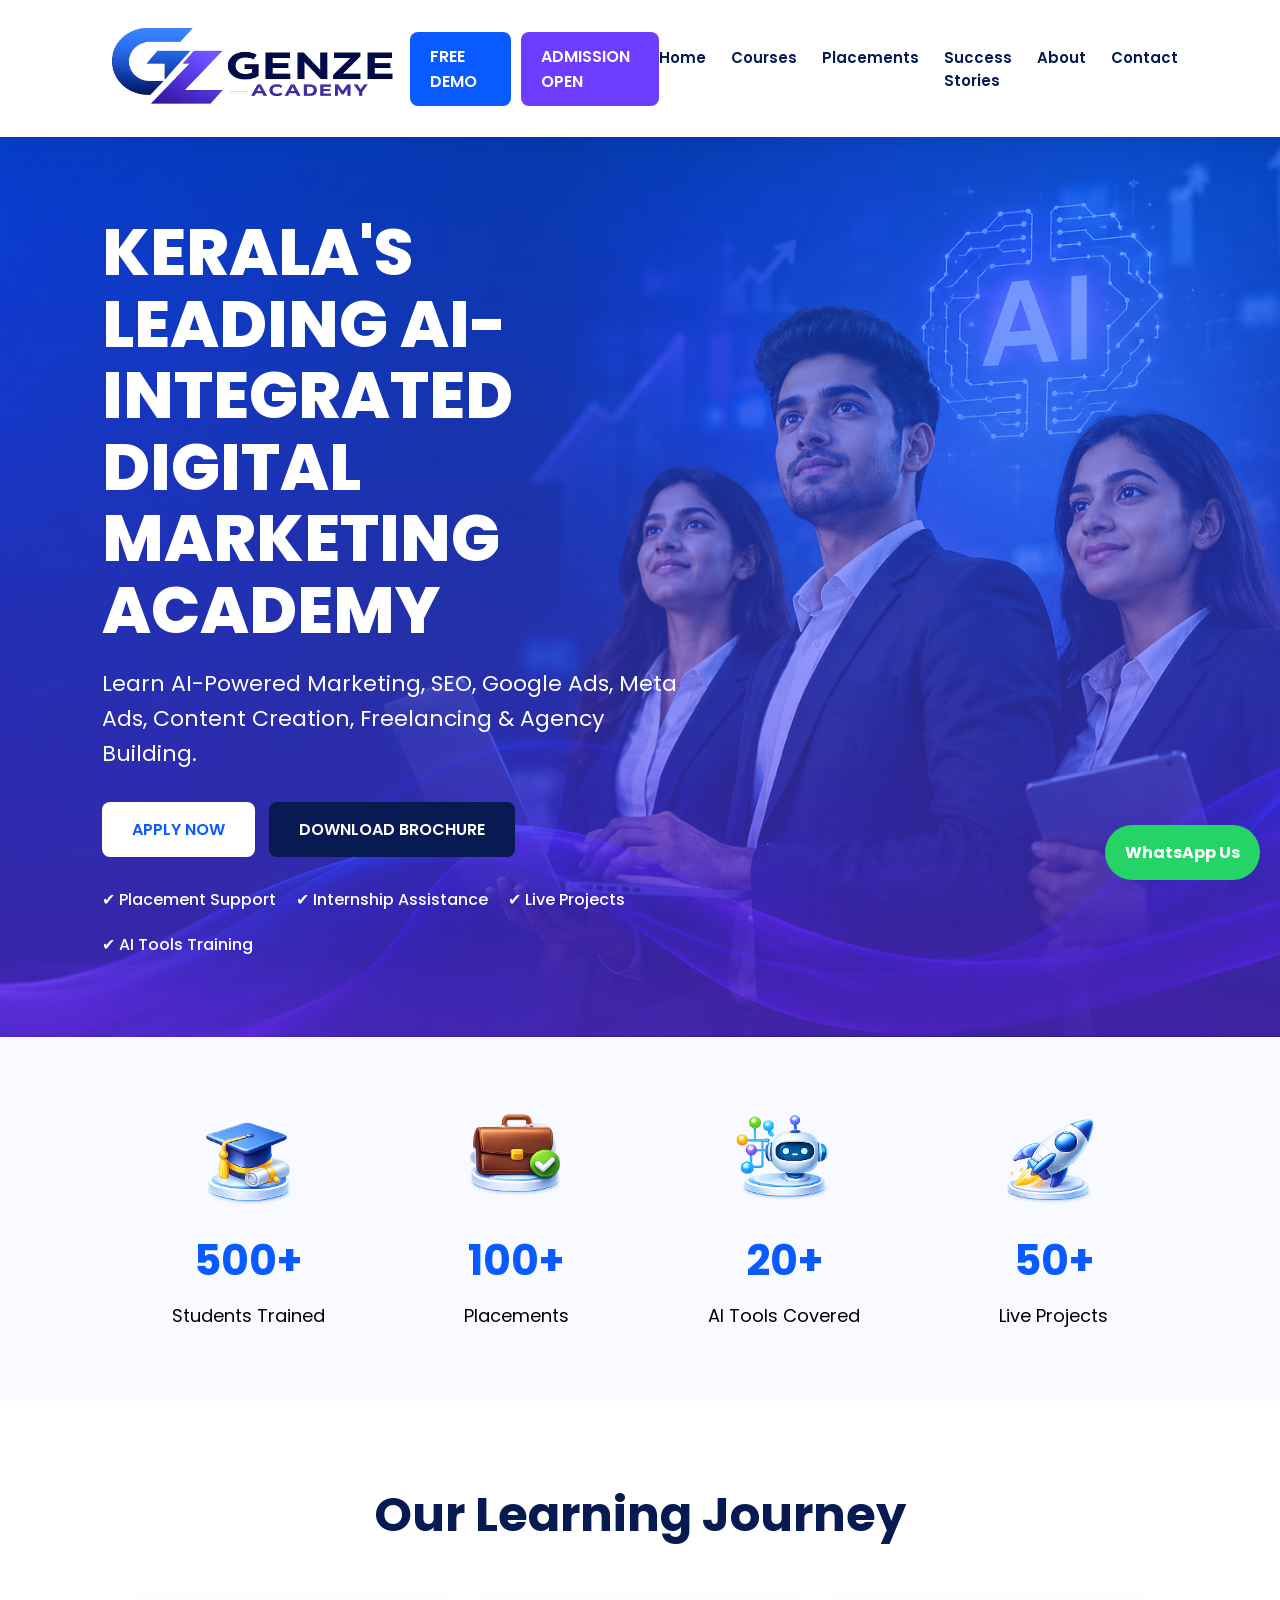
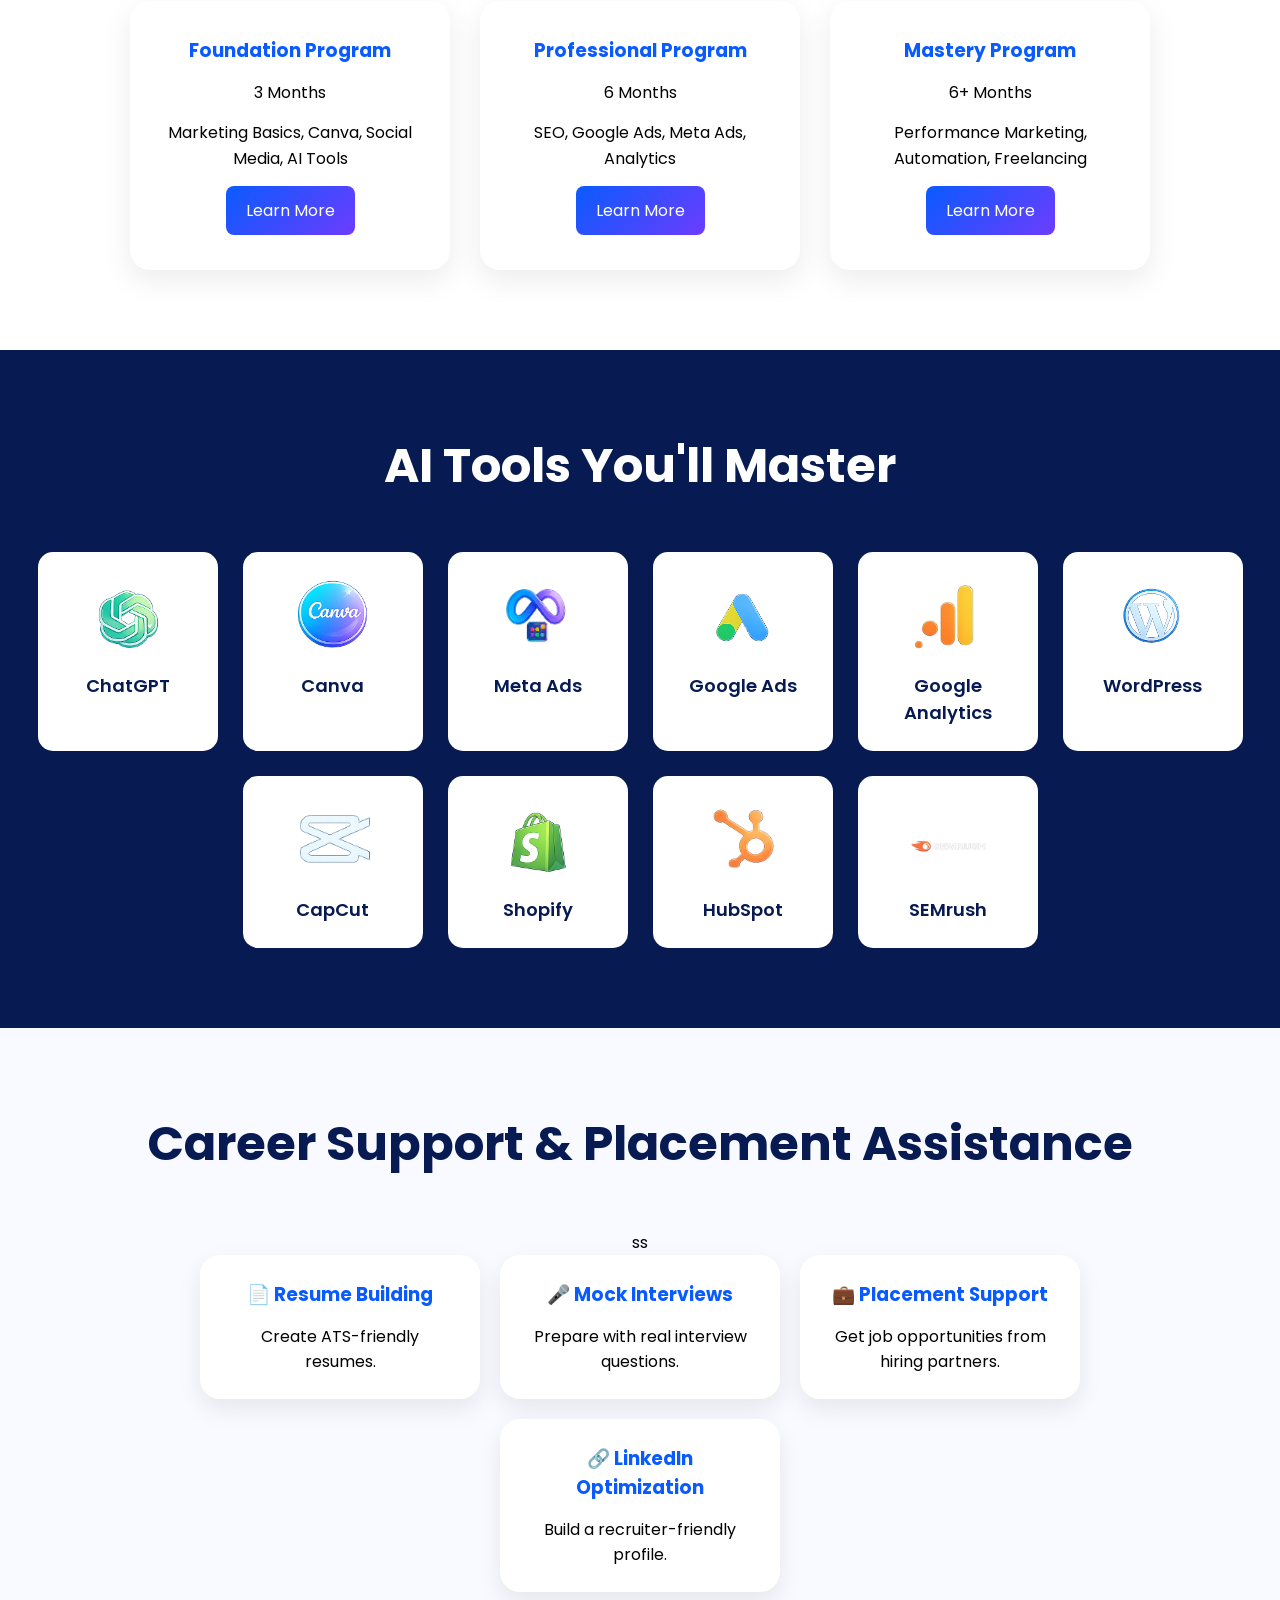
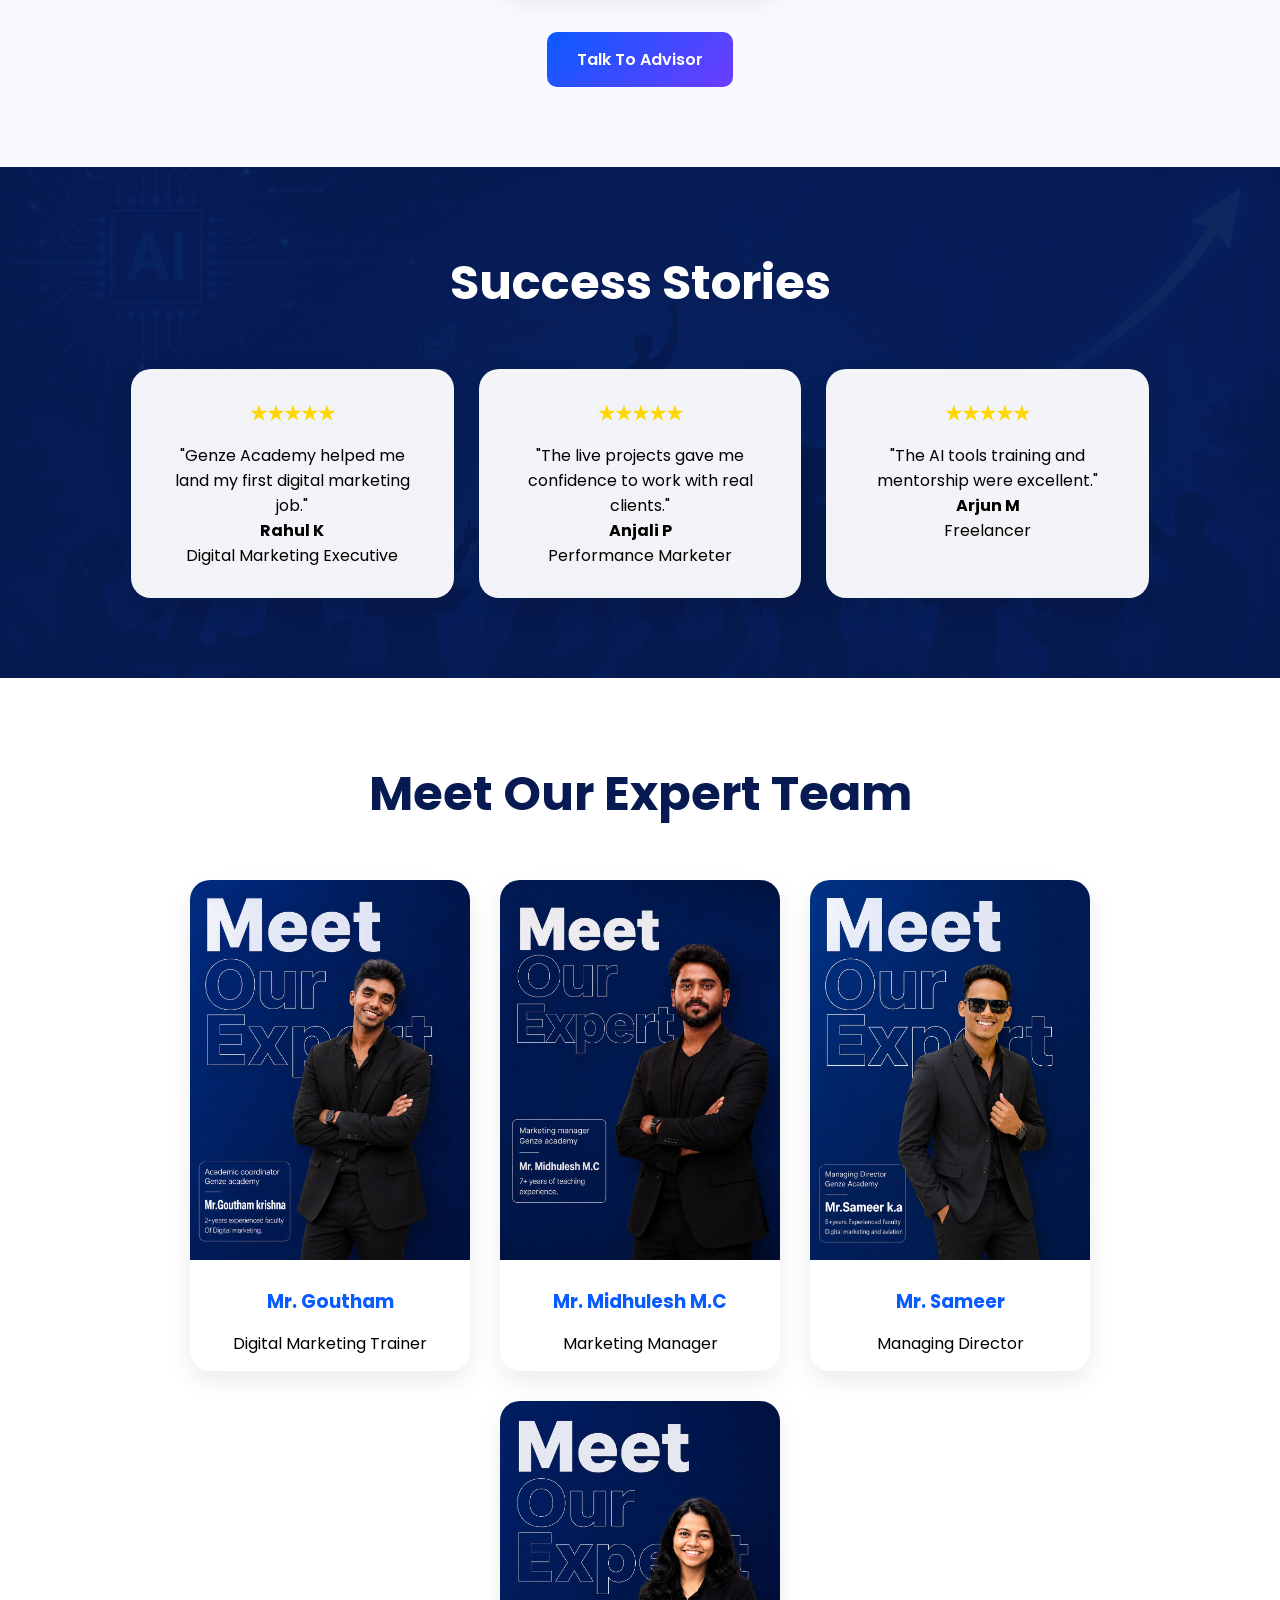
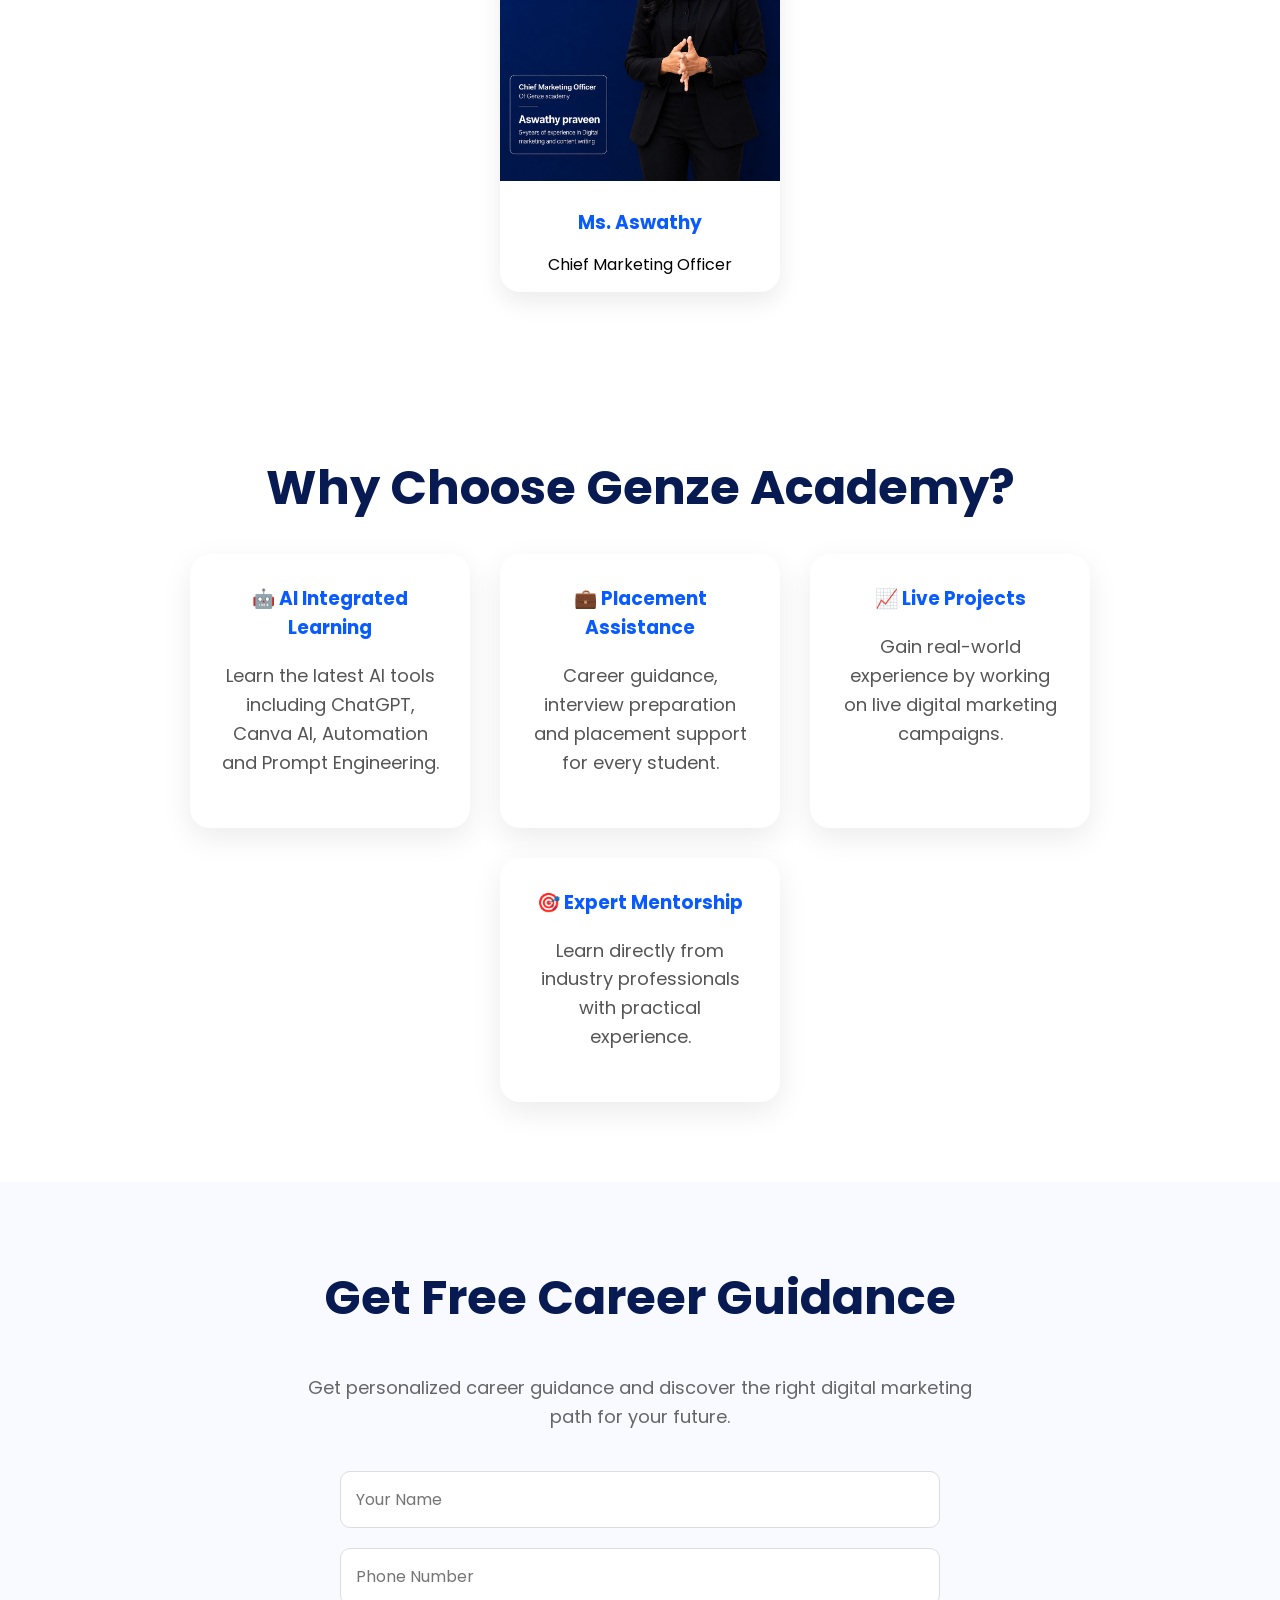
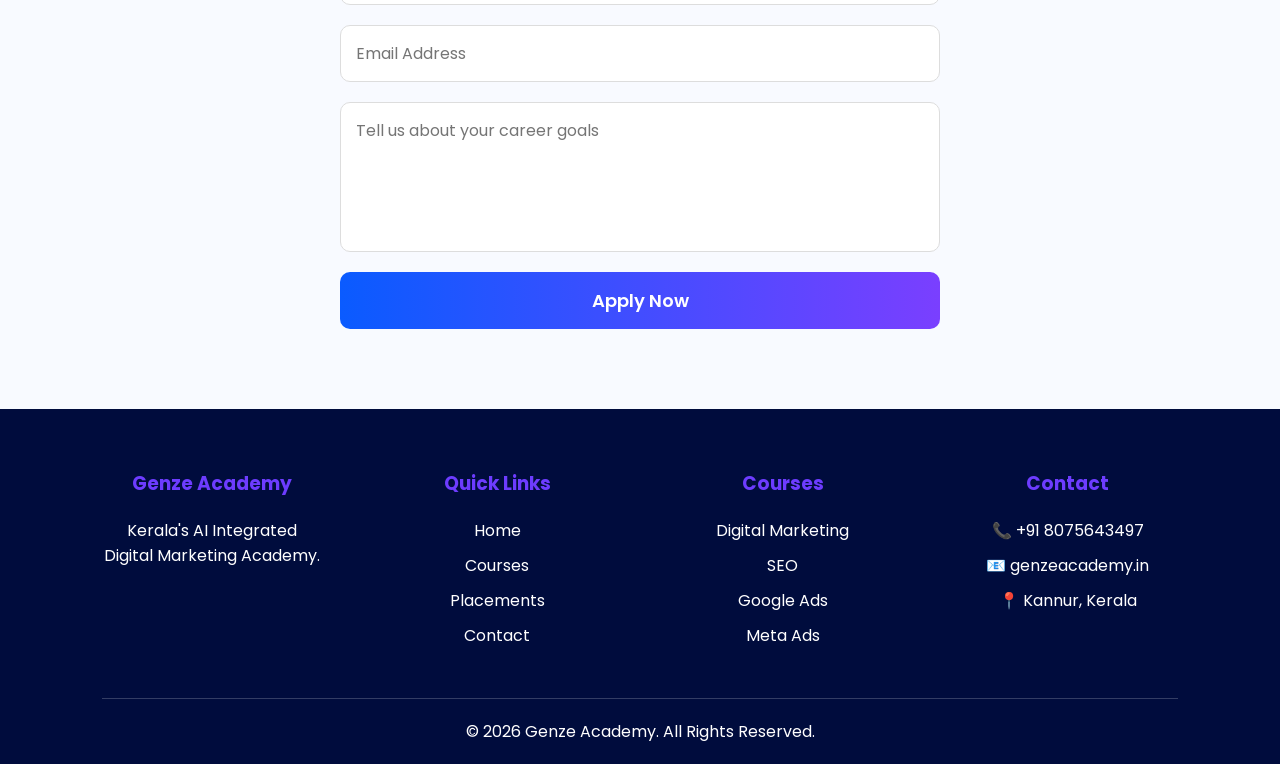
<file: index.html>
<!DOCTYPE html>

<html lang="en">
<head>
<meta charset="UTF-8">
<meta name="viewport" content="width=device-width, initial-scale=1.0">
<title>Genze Academy</title>

<link href="https://fonts.googleapis.com/css2?family=Poppins:wght@300;400;500;600;700;800&display=swap" rel="stylesheet">

<link rel="stylesheet" href="style.css">
</head>

<body>

<header>

<div class="logo">
    <img src="images/logo.png" alt="Genze Academy Logo">
</div>

<div class="header-buttons">
    <a href="#" class="btn-demo">FREE DEMO</a>
    <a href="#" class="btn-admission">ADMISSION OPEN</a>
</div>

<nav>
<a href="index.html">Home</a>
<a href="courses.html">Courses</a>
<a href="placements.html">Placements</a>
<a href="success.html">Success Stories</a>
<a href="about.html">About</a>
<a href="contact.html">Contact</a>
</nav>

</header>

<section class="hero" id="home">


<div class="hero-content">

    <h1>
        KERALA'S LEADING AI-INTEGRATED
        DIGITAL MARKETING ACADEMY
    </h1>

    <p>
        Learn AI-Powered Marketing, SEO, Google Ads,
        Meta Ads, Content Creation, Freelancing &
        Agency Building.
    </p>

    <div class="hero-buttons">

       <a href="https://wa.me/918075643497" class="apply-btn">
    APPLY NOW
</a>
        
      

        <a href="GenzeAcademy-Brochure.pdf"
   class="brochure-btn"
   target="_blank">
    DOWNLOAD BROCHURE
</a>

    </div>

    <div class="hero-features">

        <span>✔ Placement Support</span>
        <span>✔ Internship Assistance</span>
        <span>✔ Live Projects</span>
        <span>✔ AI Tools Training</span>

    </div>

</div>



</section>

<section class="stats">


<div class="stat-box">
    <img src="images/icons/students.png" alt="Students">
    <h2>500+</h2>
    <p>Students Trained</p>
</div>

<div class="stat-box">
    <img src="images/icons/placement.png" alt="Placements">
    <h2>100+</h2>
    <p>Placements</p>
</div>

<div class="stat-box">
    <img src="images/icons/ai-tools.png" alt="AI Tools">
    <h2>20+</h2>
    <p>AI Tools Covered</p>
</div>

<div class="stat-box">
    <img src="images/icons/projects.png" alt="Projects">
    <h2>50+</h2>
    <p>Live Projects</p>
</div>


</section>

<section class="courses" id="courses">

<h2>Our Learning Journey</h2>

<div class="course-container">

<div class="course-card">
<h3>Foundation Program</h3>
<p>3 Months</p>
<p>Marketing Basics, Canva, Social Media, AI Tools</p>
<a href="#">Learn More</a>
</div>

<div class="course-card">
<h3>Professional Program</h3>
<p>6 Months</p>
<p>SEO, Google Ads, Meta Ads, Analytics</p>
<a href="#">Learn More</a>
</div>

<div class="course-card">
<h3>Mastery Program</h3>
<p>6+ Months</p>
<p>Performance Marketing, Automation, Freelancing</p>
<a href="#">Learn More</a>
</div>

</div>

</section>




<section class="ai-tools">

<h2>AI Tools You'll Master</h2>

<div class="tools-container">

<div class="tool-card">
    <img src="images/tools/chatgpt.png" alt="ChatGPT">
    <p>ChatGPT</p>
</div>
<div class="tool-card">
    <img src="images/tools/canva.png" alt="Canva">
    <p>Canva</p>
</div>

<div class="tool-card">
    <img src="images/tools/metaads.png" alt="Meta Ads">
    <p>Meta Ads</p>
</div>

<div class="tool-card">
    <img src="images/tools/googleads.png" alt="Google Ads">
    <p>Google Ads</p>
</div>

<div class="tool-card">
    <img src="images/tools/analytics.png" alt="Google Analytics">
    <p>Google Analytics</p>
</div>

<div class="tool-card">
    <img src="images/tools/wordpress.png" alt="WordPress">
    <p>WordPress</p>
</div>

<div class="tool-card">
    <img src="images/tools/capcut.png" alt="CapCut">
    <p>CapCut</p>
</div>

<div class="tool-card">
    <img src="images/tools/shopify.png" alt="Shopify">
    <p>Shopify</p>
</div>

<div class="tool-card">
    <img src="images/tools/hubspot.png" alt="HubSpot">
    <p>HubSpot</p>
</div>

<div class="tool-card">
    <img src="images/tools/semrush.png" alt="SEMrush">
    <p>SEMrush</p>
</div>


</section>

<section class="placement" id="placements">

<h2>Career Support & Placement Assistance</h2>
ss
<div class="placement-container">

    <div class="placement-card">
    <h3>📄 Resume Building</h3>
    <p>Create ATS-friendly resumes.</p>
</div>

<div class="placement-card">
    <h3>🎤 Mock Interviews</h3>
    <p>Prepare with real interview questions.</p>
</div>

<div class="placement-card">
    <h3>💼 Placement Support</h3>
    <p>Get job opportunities from hiring partners.</p>
</div>

<div class="placement-card">
    <h3>🔗 LinkedIn Optimization</h3>
    <p>Build a recruiter-friendly profile.</p>
</div>
</div> <!-- Close placement-container -->

<a href="https://wa.me/918075643497" class="placement-btn">
    Talk To Advisor
</a>

</section>


<section class="success-stories" id="success">

<h2>Success Stories</h2>

<div class="story-container">

    <div class="story-card">
        <h3>★★★★★</h3>
        <p>"Genze Academy helped me land my first digital marketing job."</p>
        <h4>Rahul K</h4>
        <span>Digital Marketing Executive</span>
    </div>

    <div class="story-card">
        <h3>★★★★★</h3>
        <p>"The live projects gave me confidence to work with real clients."</p>
        <h4>Anjali P</h4>
        <span>Performance Marketer</span>
    </div>

    <div class="story-card">
        <h3>★★★★★</h3>
        <p>"The AI tools training and mentorship were excellent."</p>
        <h4>Arjun M</h4>
        <span>Freelancer</span>
    </div>

</div>
</section>

<section class="expert-team" id="team">
<h2>Meet Our Expert Team</h2>

<div class="team-container">

<div class="team-card">
<img src="images/experts/goutham.jpg" alt="Goutham">
<h3>Mr. Goutham</h3>
<p>Digital Marketing Trainer</p>
</div>

<div class="team-card">
<img src="images/experts/midhulesh.jpg" alt="Midhulesh">
<h3>Mr. Midhulesh M.C</h3>
<p>Marketing Manager</p>
</div>

<div class="team-card">
<img src="images/experts/sameer.jpg" alt="Sameer">
<h3>Mr. Sameer</h3>
<p>Managing Director</p>
</div>

<div class="team-card">
<img src="images/experts/aswathy.jpg" alt="Aswathy">
<h3>Ms. Aswathy</h3>
<p>Chief Marketing Officer</p>
</div>

</div>



</section>

<section class="about-section" id="about">

    <h2>Why Choose Genze Academy?</h2>

    <div class="about-container">

        <div class="about-card">
            <h3>🤖 AI Integrated Learning</h3>
            <p>Learn the latest AI tools including ChatGPT, Canva AI, Automation and Prompt Engineering.</p>
        </div>

        <div class="about-card">
            <h3>💼 Placement Assistance</h3>
            <p>Career guidance, interview preparation and placement support for every student.</p>
        </div>

        <div class="about-card">
            <h3>📈 Live Projects</h3>
            <p>Gain real-world experience by working on live digital marketing campaigns.</p>
        </div>

        <div class="about-card">
            <h3>🎯 Expert Mentorship</h3>
            <p>Learn directly from industry professionals with practical experience.</p>
        </div>

    </div>

</section>

<section class="contact-section" id="contact">

<h2>Get Free Career Guidance</h2>
<p class="contact-subtitle">
Get personalized career guidance and discover the right digital marketing path for your future.
</p>

<form class="contact-form">

<input type="text" placeholder="Your Name">

<input type="tel" placeholder="Phone Number">

<input type="email" placeholder="Email Address">

<textarea placeholder="Tell us about your career goals"></textarea>

<button type="submit">Apply Now</button>

</form>

</section>

<footer class="footer">

<div class="footer-container">

<div class="footer-box">
<h3>Genze Academy</h3>
<p>Kerala's AI Integrated Digital Marketing Academy.</p>
</div>

<div class="footer-box">
<h3>Quick Links</h3>
<p>Home</p>
<p>Courses</p>
<p>Placements</p>
<p>Contact</p>
</div>

<div class="footer-box">
<h3>Courses</h3>
<p>Digital Marketing</p>
<p>SEO</p>
<p>Google Ads</p>
<p>Meta Ads</p>
</div>

<div class="footer-box">
<h3>Contact</h3>
<p>📞 +91 8075643497</p>
<p>📧 genzeacademy.in</p>
<p>📍 Kannur, Kerala</p>
</div>

</div>

<div class="footer-bottom">
© 2026 Genze Academy. All Rights Reserved.
</div>

</footer>

<a href="https://wa.me/918075643497" class="whatsapp-btn">
    WhatsApp Us
</a>

</body>
</html>
</file>
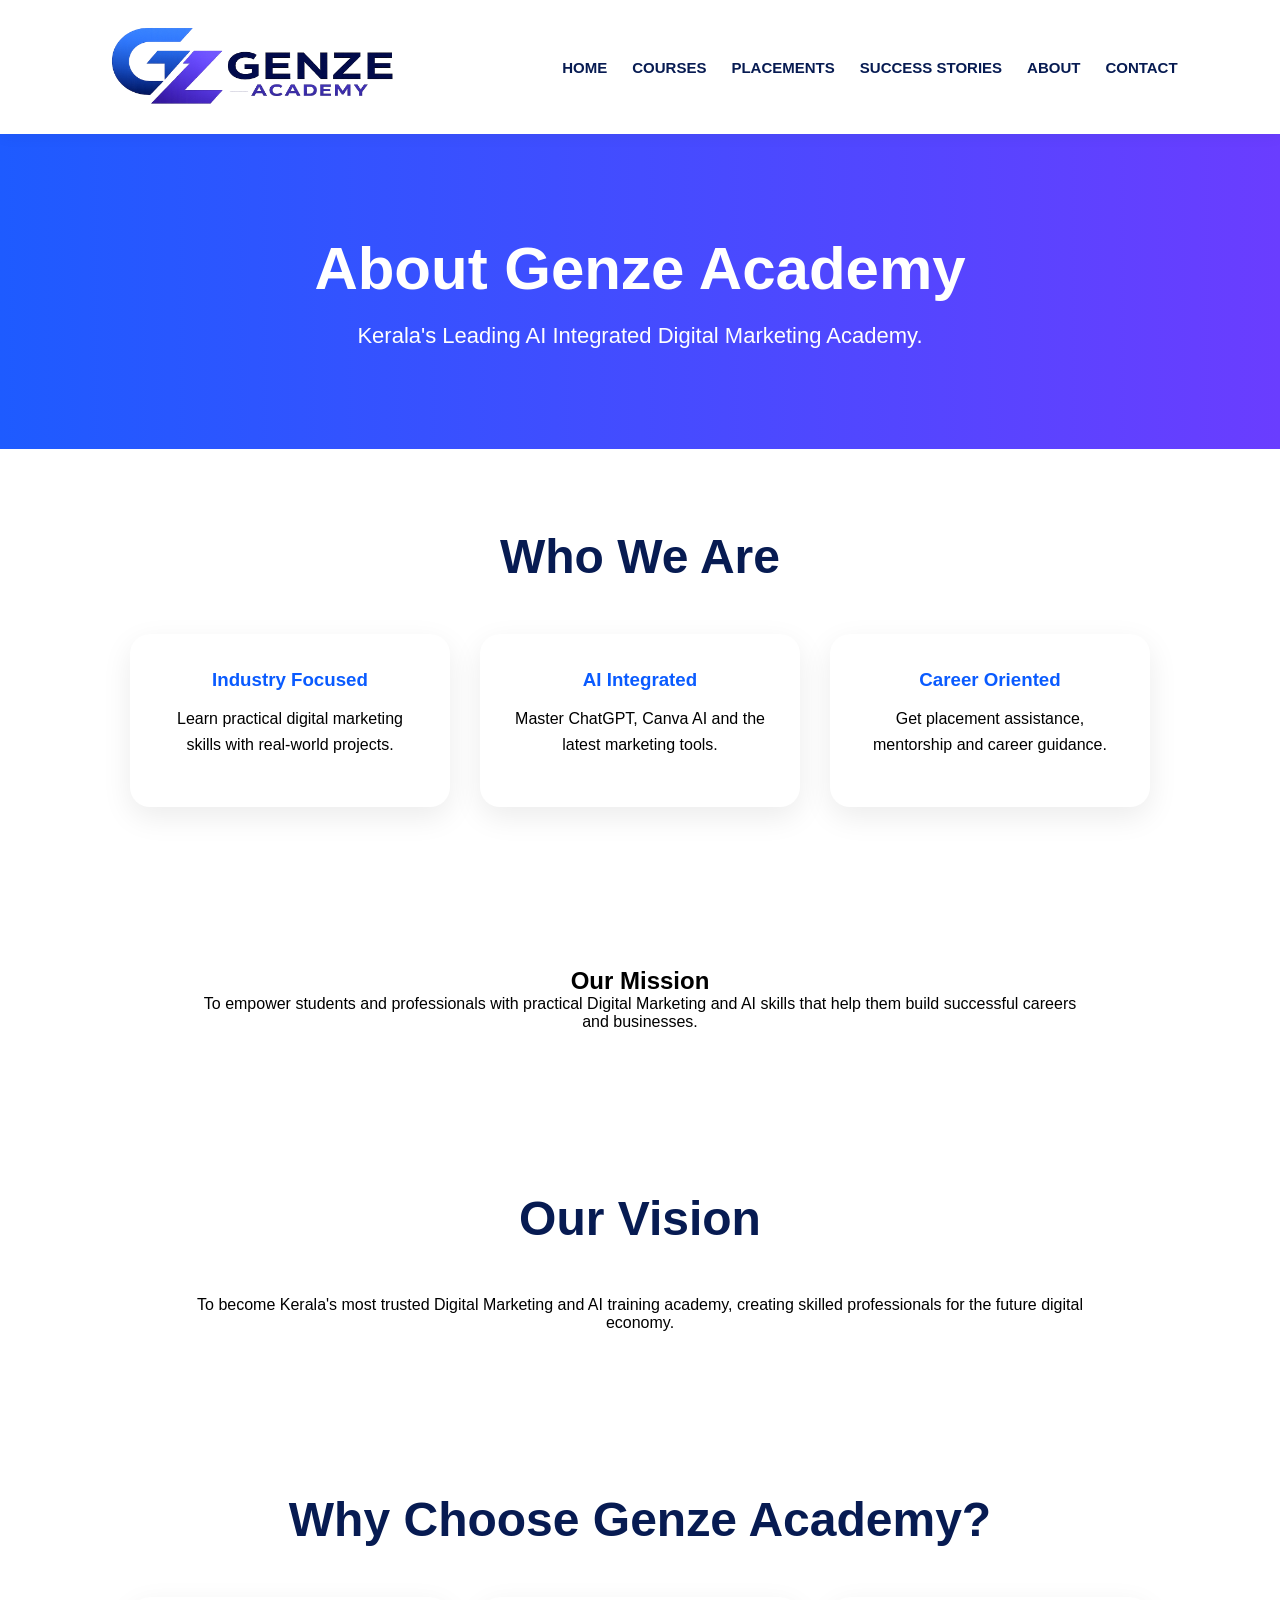
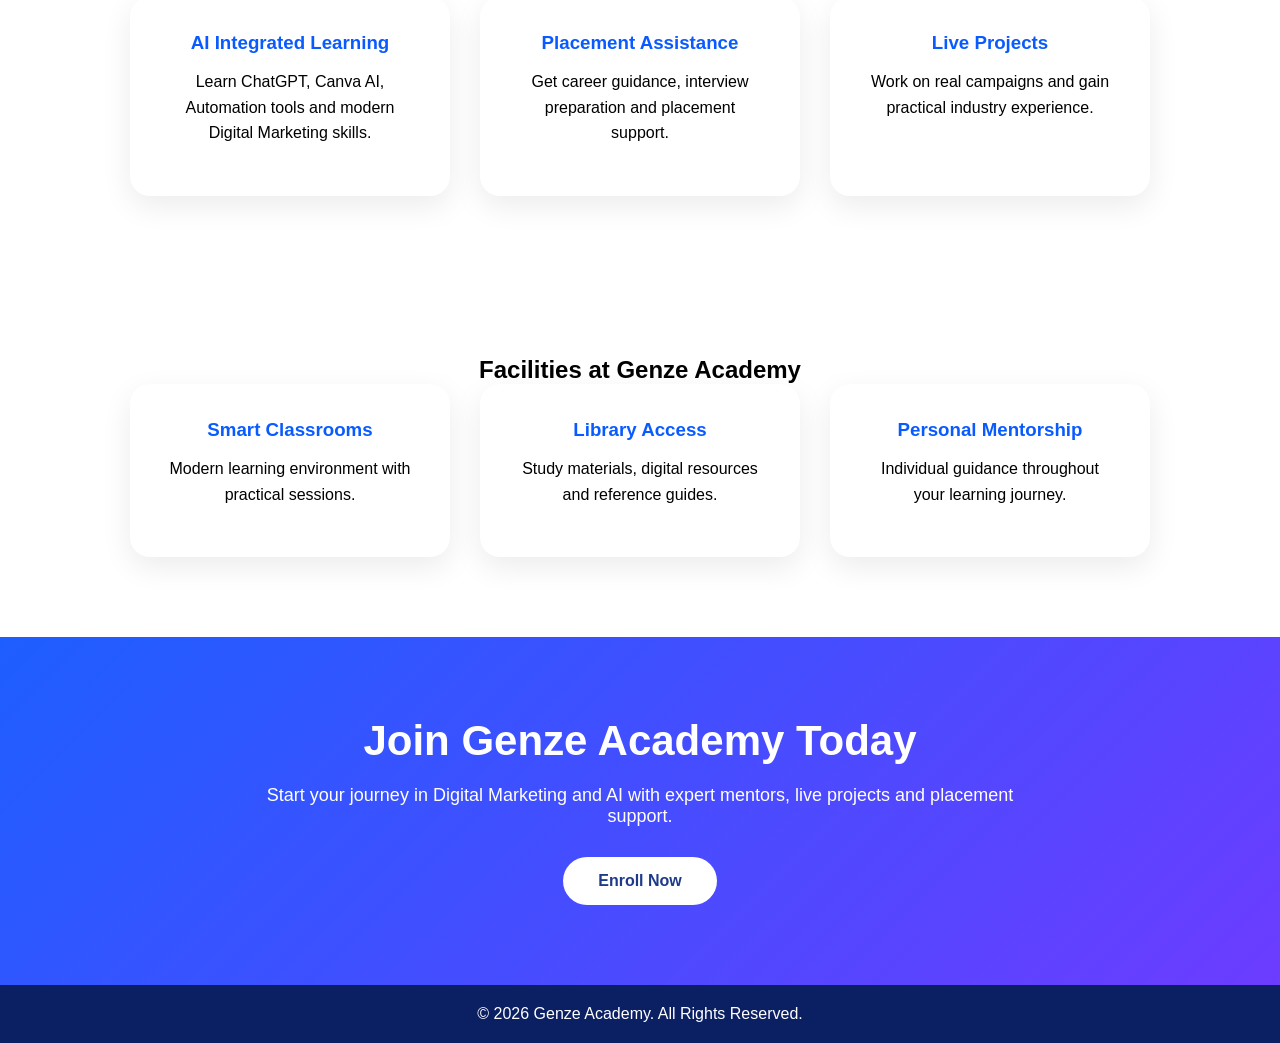
<file: about.html>
<!DOCTYPE html>
<html>

<head>
    <title>About Us - Genze Academy</title>
    <link rel="stylesheet" href="style.css">
</head>

<body>

<header>

    <div class="logo">
        <img src="images/logo.png" alt="Genze Academy">
    </div>

    <nav>
        <a href="index.html">HOME</a>
        <a href="courses.html">COURSES</a>
        <a href="placements.html">PLACEMENTS</a>
        <a href="success.html">SUCCESS STORIES</a>
        <a href="about.html">ABOUT</a>
        <a href="contact.html">CONTACT</a>
    </nav>

</header>

<section class="course-hero">

    <h1>About Genze Academy</h1>

    <p>
        Kerala's Leading AI Integrated Digital Marketing Academy.
    </p>

</section>

<section class="benefits-section">

<h2>Who We Are</h2>

<div class="course-container">

<div class="course-card">
<h3>Industry Focused</h3>
<p>Learn practical digital marketing skills with real-world projects.</p>
</div>

<div class="course-card">
<h3>AI Integrated</h3>
<p>Master ChatGPT, Canva AI and the latest marketing tools.</p>
</div>

<div class="course-card">
<h3>Career Oriented</h3>
<p>Get placement assistance, mentorship and career guidance.</p>
</div>

</div>

</section>

<section class="course-syllabus">

<h2>Our Mission</h2>

<p style="text-align:center; max-width:900px; margin:auto;">
To empower students and professionals with practical Digital Marketing
and AI skills that help them build successful careers and businesses.
</p>

</section>

<section class="benefits-section">

<h2>Our Vision</h2>

<p style="text-align:center; max-width:900px; margin:auto;">
To become Kerala's most trusted Digital Marketing and AI training academy,
creating skilled professionals for the future digital economy.
</p>

</section>

<section class="benefits-section">

<h2>Why Choose Genze Academy?</h2>

<div class="course-container">

<div class="course-card">
<h3>AI Integrated Learning</h3>
<p>Learn ChatGPT, Canva AI, Automation tools and modern Digital Marketing skills.</p>
</div>

<div class="course-card">
<h3>Placement Assistance</h3>
<p>Get career guidance, interview preparation and placement support.</p>
</div>

<div class="course-card">
<h3>Live Projects</h3>
<p>Work on real campaigns and gain practical industry experience.</p>
</div>

</div>

</section>

<section class="course-syllabus">

<h2>Facilities at Genze Academy</h2>

<div class="course-container">

<div class="course-card">
<h3>Smart Classrooms</h3>
<p>Modern learning environment with practical sessions.</p>
</div>

<div class="course-card">
<h3>Library Access</h3>
<p>Study materials, digital resources and reference guides.</p>
</div>

<div class="course-card">
<h3>Personal Mentorship</h3>
<p>Individual guidance throughout your learning journey.</p>
</div>

</div>

</section>

<section class="cta-section">

<h2>Join Genze Academy Today</h2>

<p>
Start your journey in Digital Marketing and AI with expert mentors,
live projects and placement support.
</p>

<a href="contact.html" class="btn">
Enroll Now
</a>

</section>

<footer>
    <p>© 2026 Genze Academy. All Rights Reserved.</p>
</footer>

</body>
</html>
</file>
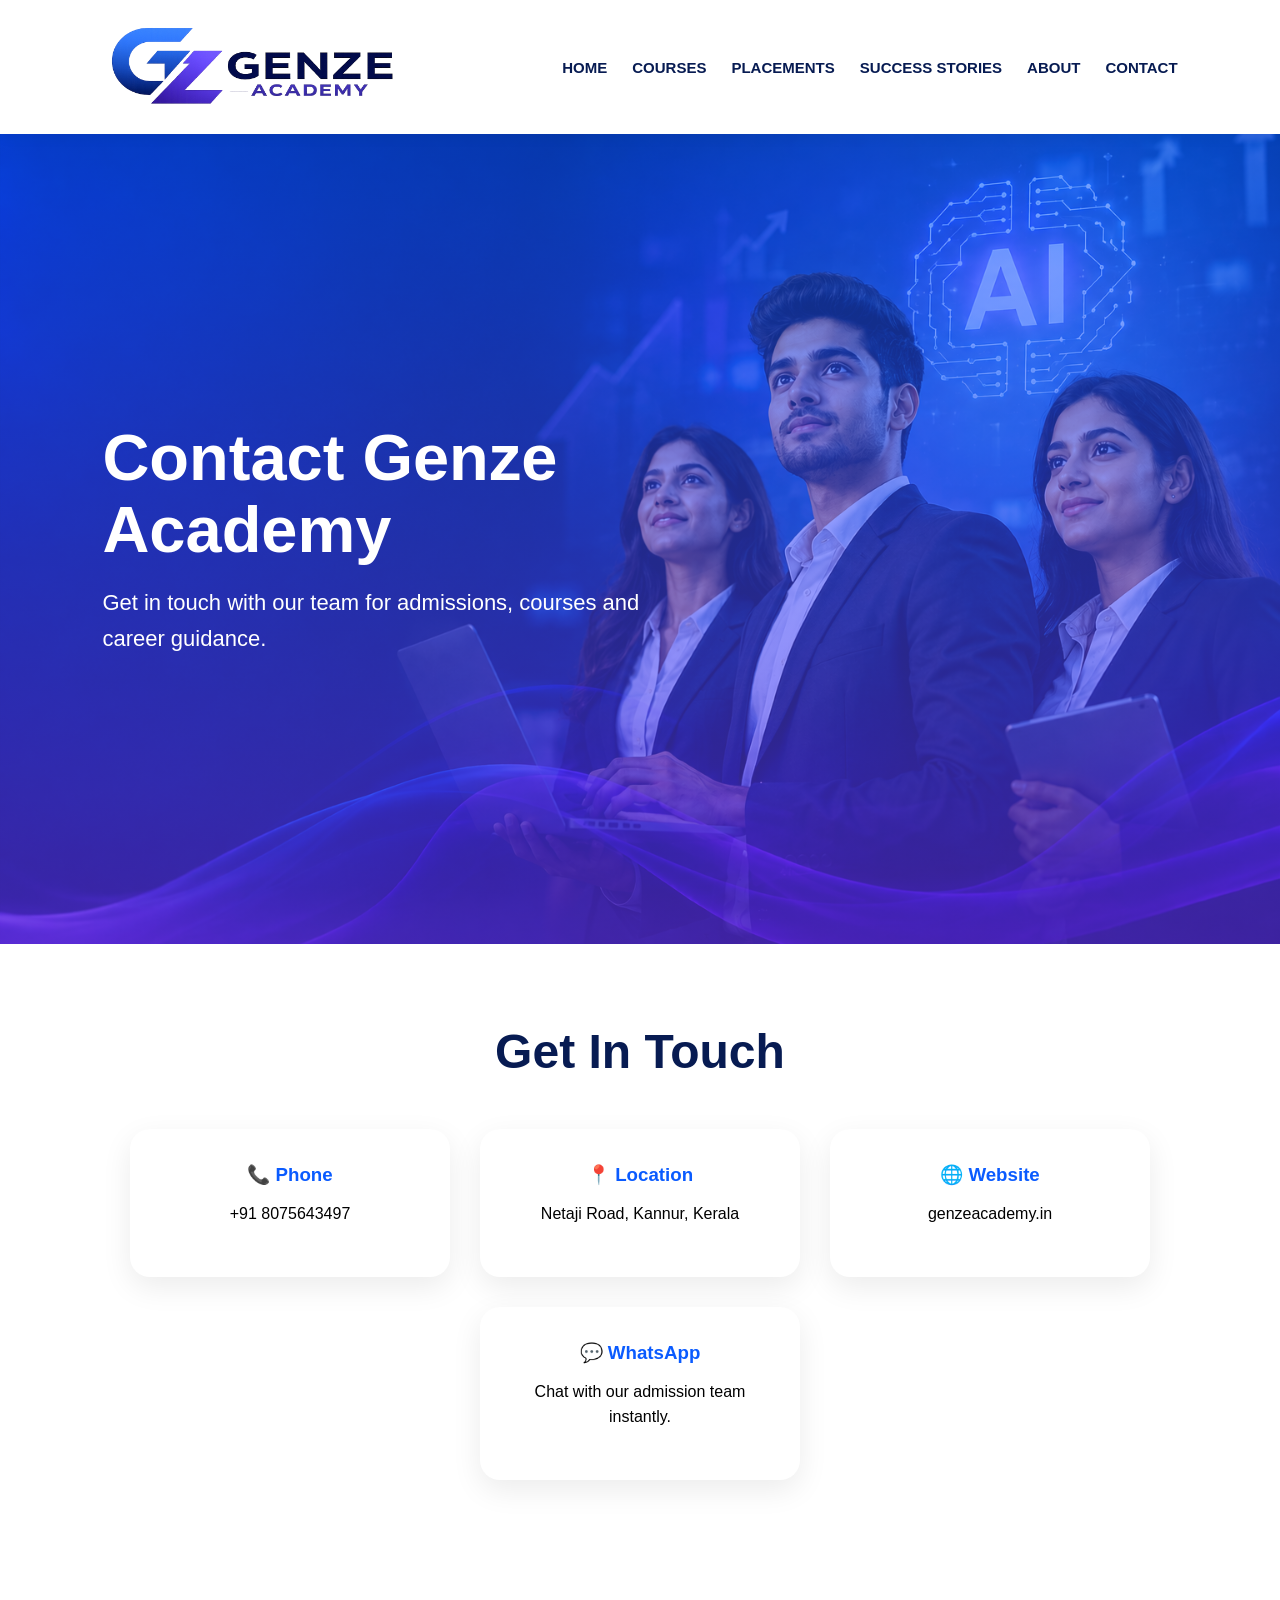
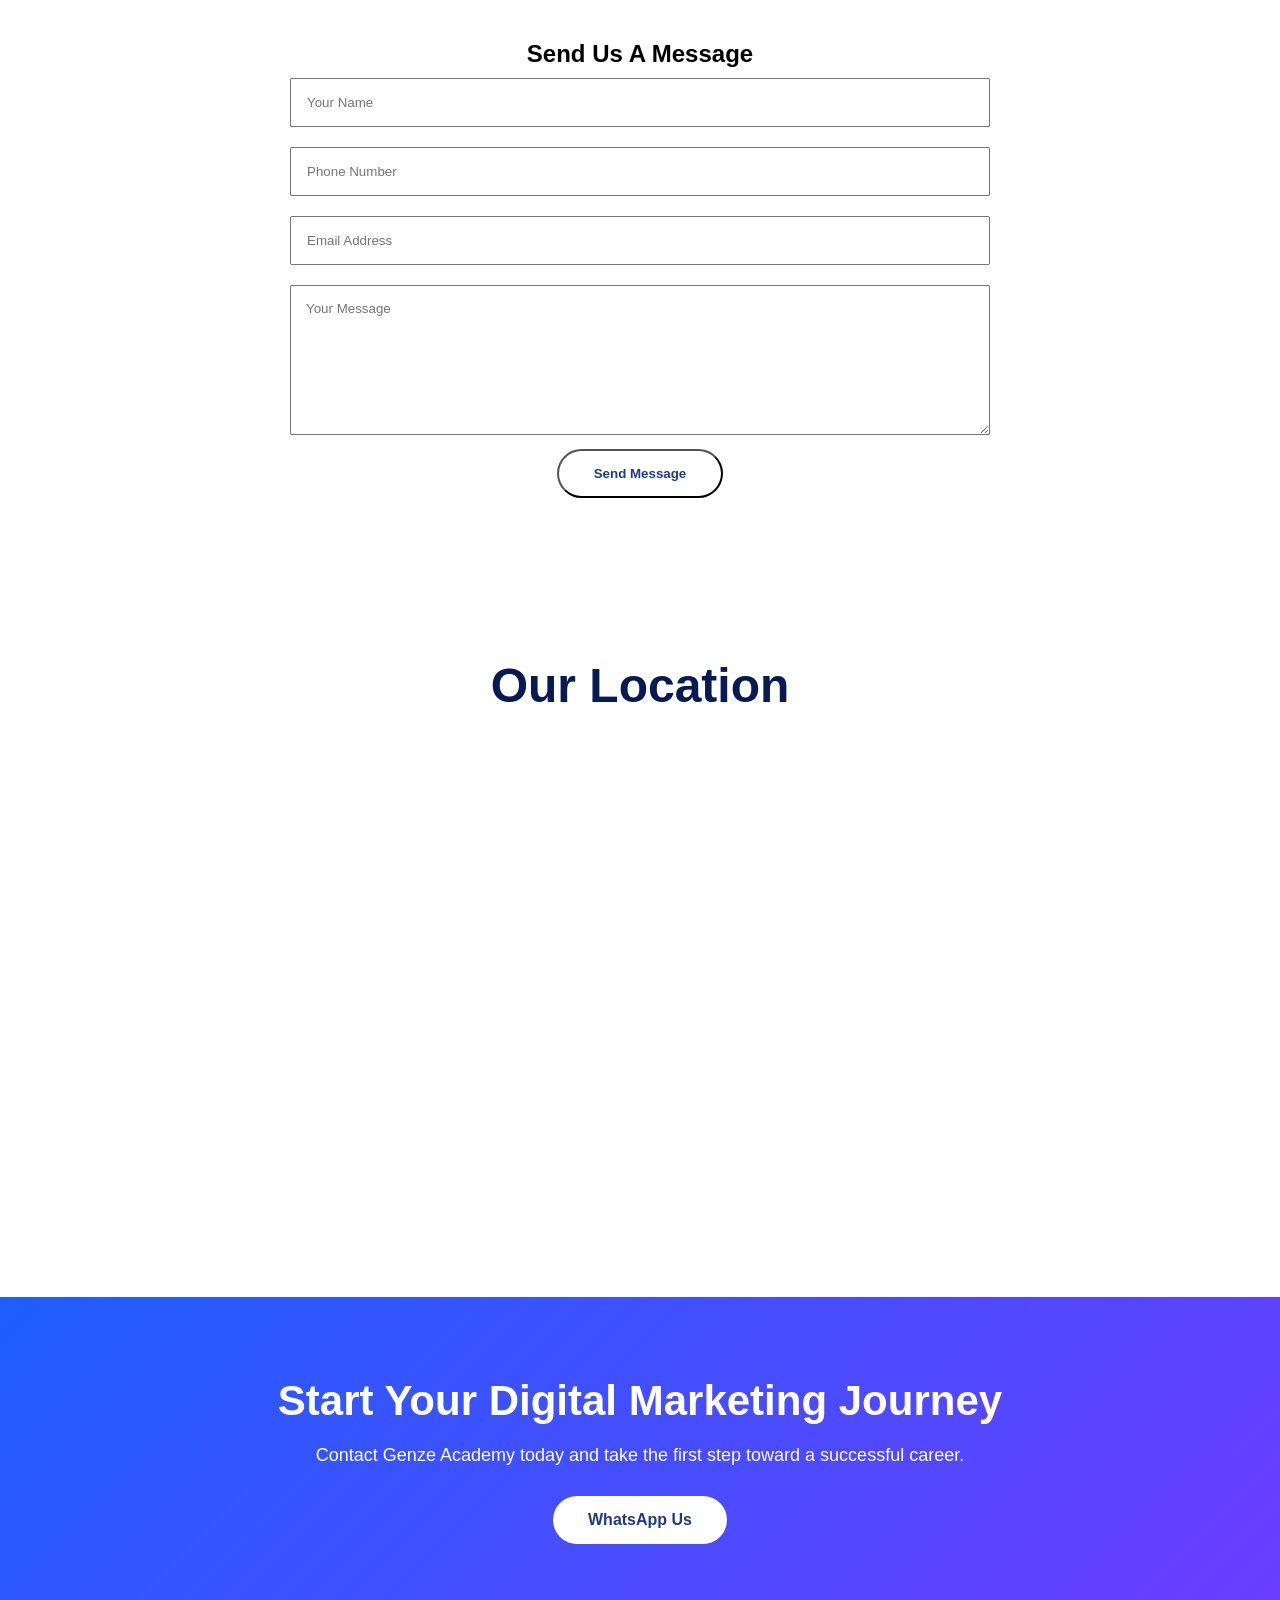
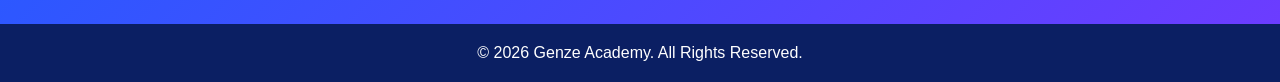
<file: contact.html>
<!DOCTYPE html>
<html>

<head>
    <title>Contact - Genze Academy</title>
    <link rel="stylesheet" href="style.css">
</head>

<body>

<header>

    <div class="logo">
        <img src="images/logo.png" alt="Genze Academy">
    </div>

    <nav>
        <a href="index.html">HOME</a>
        <a href="courses.html">COURSES</a>
        <a href="placements.html">PLACEMENTS</a>
        <a href="success.html">SUCCESS STORIES</a>
        <a href="about.html">ABOUT</a>
        <a href="contact.html">CONTACT</a>
    </nav>

</header>

<section class="hero">
    <div class="hero-content">
        <h1>Contact Genze Academy</h1>
        <p>Get in touch with our team for admissions, courses and career guidance.</p>
    </div>
</section>

<section class="benefits-section">

    <h2>Get In Touch</h2>

    <div class="course-container">

        <div class="course-card">
            <h3>📞 Phone</h3>
            <p>+91 8075643497</p>
        </div>

        <div class="course-card">
            <h3>📍 Location</h3>
            <p>Netaji Road, Kannur, Kerala</p>
        </div>

        <div class="course-card">
            <h3>🌐 Website</h3>
            <p>genzeacademy.in</p>
        </div>

        <div class="course-card">
            <h3>💬 WhatsApp</h3>
            <p>Chat with our admission team instantly.</p>
        </div>

    </div>

</section>
<section class="course-syllabus">

    <h2>Send Us A Message</h2>

    <form style="max-width:700px; margin:auto;">

        <input type="text" placeholder="Your Name"
            style="width:100%; padding:15px; margin:10px 0;">

        <input type="tel" placeholder="Phone Number"
            style="width:100%; padding:15px; margin:10px 0;">

        <input type="email" placeholder="Email Address"
            style="width:100%; padding:15px; margin:10px 0;">

        <textarea placeholder="Your Message"
            style="width:100%; height:150px; padding:15px; margin:10px 0;"></textarea>

        <button type="submit" class="btn">Send Message</button>

    </form>

</section>


<section class="benefits-section">

    <h2>Our Location</h2>

    <div style="max-width:1000px; margin:auto;">

        <iframe
            src="https://www.google.com/maps?q=Netaji%20Road%20Kannur%20Kerala&output=embed"
            width="100%"
            height="450"
            style="border:0; border-radius:20px;"
            allowfullscreen=""
            loading="lazy">
        </iframe>

    </div>

</section>

<section class="cta-section">

    <h2>Start Your Digital Marketing Journey</h2>

    <p>
        Contact Genze Academy today and take the first step toward a successful career.
    </p>

    <a href="https://wa.me/918075643497" class="btn">
        WhatsApp Us
    </a>

</section>


<footer>
    <p>© 2026 Genze Academy. All Rights Reserved.</p>
</footer>

</body>
</html>
</file>
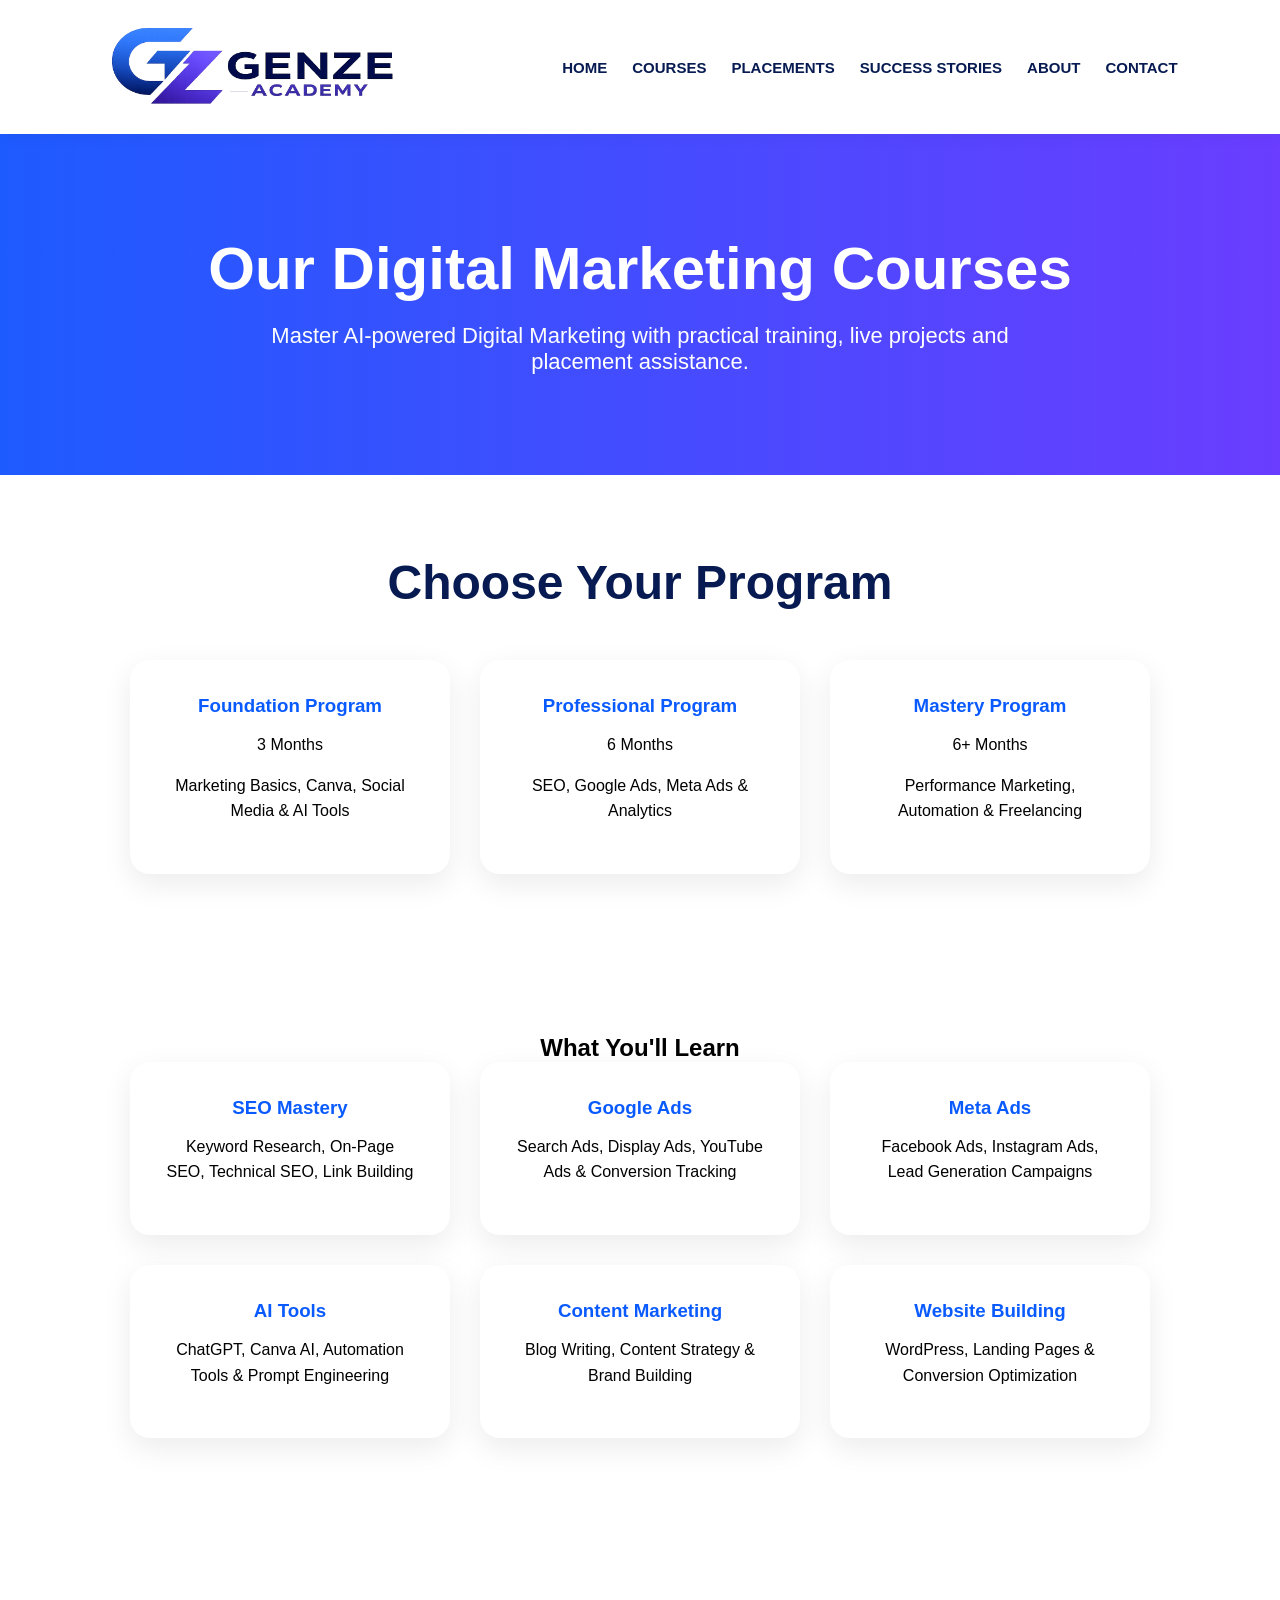
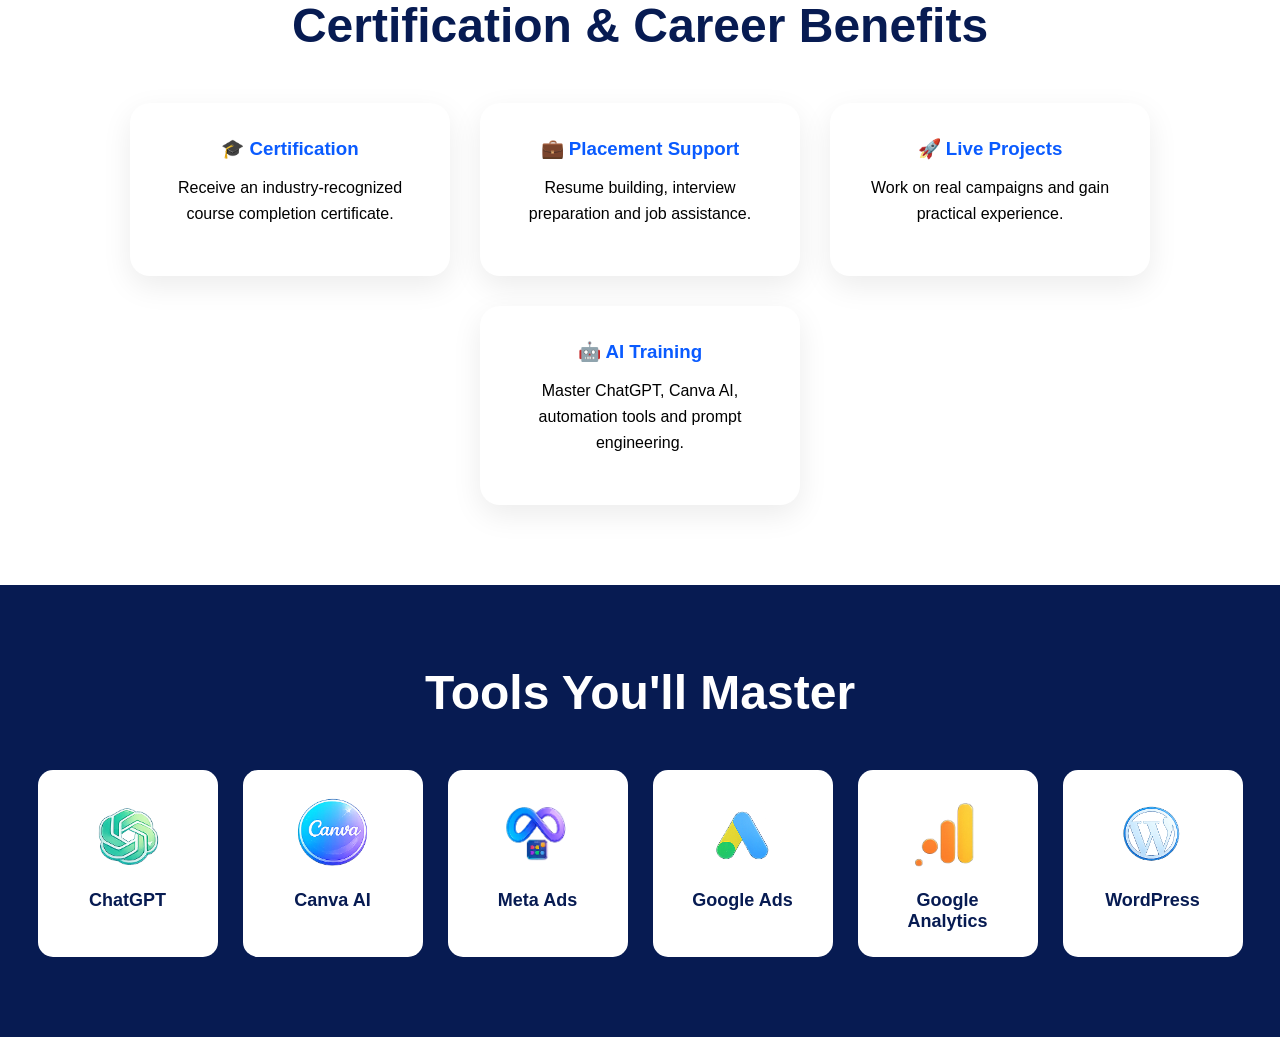
<file: courses.html>
<!DOCTYPE html>
<html>
<head>
    <title>Courses - Genze Academy</title>
    <link rel="stylesheet" href="style.css">
</head>

<body>

<header>

<div class="logo">
    <img src="images/logo.png" alt="Genze Academy">
</div>

    <nav>
<a href="index.html">HOME</a>
<a href="courses.html">COURSES</a>
<a href="placements.html">PLACEMENTS</a>
<a href="success.html">SUCCESS STORIES</a>
<a href="about.html">ABOUT</a>
<a href="contact.html">CONTACT</a>
</nav>

</header>

<section class="course-hero">

<h1>Our Digital Marketing Courses</h1>

<p>
Master AI-powered Digital Marketing with practical training,
live projects and placement assistance.
</p>

</section>

<section class="courses">

<h2>Choose Your Program</h2>

<div class="course-container">

<div class="course-card">
<h3>Foundation Program</h3>
<p>3 Months</p>
<p>Marketing Basics, Canva, Social Media & AI Tools</p>
</div>

<div class="course-card">
<h3>Professional Program</h3>
<p>6 Months</p>
<p>SEO, Google Ads, Meta Ads & Analytics</p>
</div>

<div class="course-card">
<h3>Mastery Program</h3>
<p>6+ Months</p>
<p>Performance Marketing, Automation & Freelancing</p>
</div>

</div>

</section>

<section class="course-syllabus">

<h2>What You'll Learn</h2>

<div class="course-container">

<div class="course-card">
<h3>SEO Mastery</h3>
<p>Keyword Research, On-Page SEO, Technical SEO, Link Building</p>
</div>

<div class="course-card">
<h3>Google Ads</h3>
<p>Search Ads, Display Ads, YouTube Ads & Conversion Tracking</p>
</div>

<div class="course-card">
<h3>Meta Ads</h3>
<p>Facebook Ads, Instagram Ads, Lead Generation Campaigns</p>
</div>

<div class="course-card">
<h3>AI Tools</h3>
<p>ChatGPT, Canva AI, Automation Tools & Prompt Engineering</p>
</div>

<div class="course-card">
<h3>Content Marketing</h3>
<p>Blog Writing, Content Strategy & Brand Building</p>
</div>

<div class="course-card">
<h3>Website Building</h3>
<p>WordPress, Landing Pages & Conversion Optimization</p>
</div>

</div>

</section>


<section class="benefits-section">

<h2>Certification & Career Benefits</h2>

<div class="course-container">

<div class="course-card">
<h3>🎓 Certification</h3>
<p>Receive an industry-recognized course completion certificate.</p>
</div>

<div class="course-card">
<h3>💼 Placement Support</h3>
<p>Resume building, interview preparation and job assistance.</p>
</div>

<div class="course-card">
<h3>🚀 Live Projects</h3>
<p>Work on real campaigns and gain practical experience.</p>
</div>

<div class="course-card">
<h3>🤖 AI Training</h3>
<p>Master ChatGPT, Canva AI, automation tools and prompt engineering.</p>
</div>

</div>

</section>

<section class="ai-tools">

<h2>Tools You'll Master</h2>

<div class="tools-container">

<div class="tool-card">
<img src="images/tools/chatgpt.png" alt="ChatGPT">
<p>ChatGPT</p>
</div>

<div class="tool-card">
<img src="images/tools/canva.png" alt="Canva">
<p>Canva AI</p>
</div>

<div class="tool-card">
<img src="images/tools/metaads.png" alt="Meta Ads">
<p>Meta Ads</p>
</div>

<div class="tool-card">
<img src="images/tools/googleads.png" alt="Google Ads">
<p>Google Ads</p>
</div>

<div class="tool-card">
<img src="images/tools/analytics.png" alt="Analytics">
<p>Google Analytics</p>
</div>

<div class="tool-card">
<img src="images/tools/wordpress.png" alt="WordPress">
<p>WordPress</p>
</div>

</div>

</section>

</body>
</html>
</file>
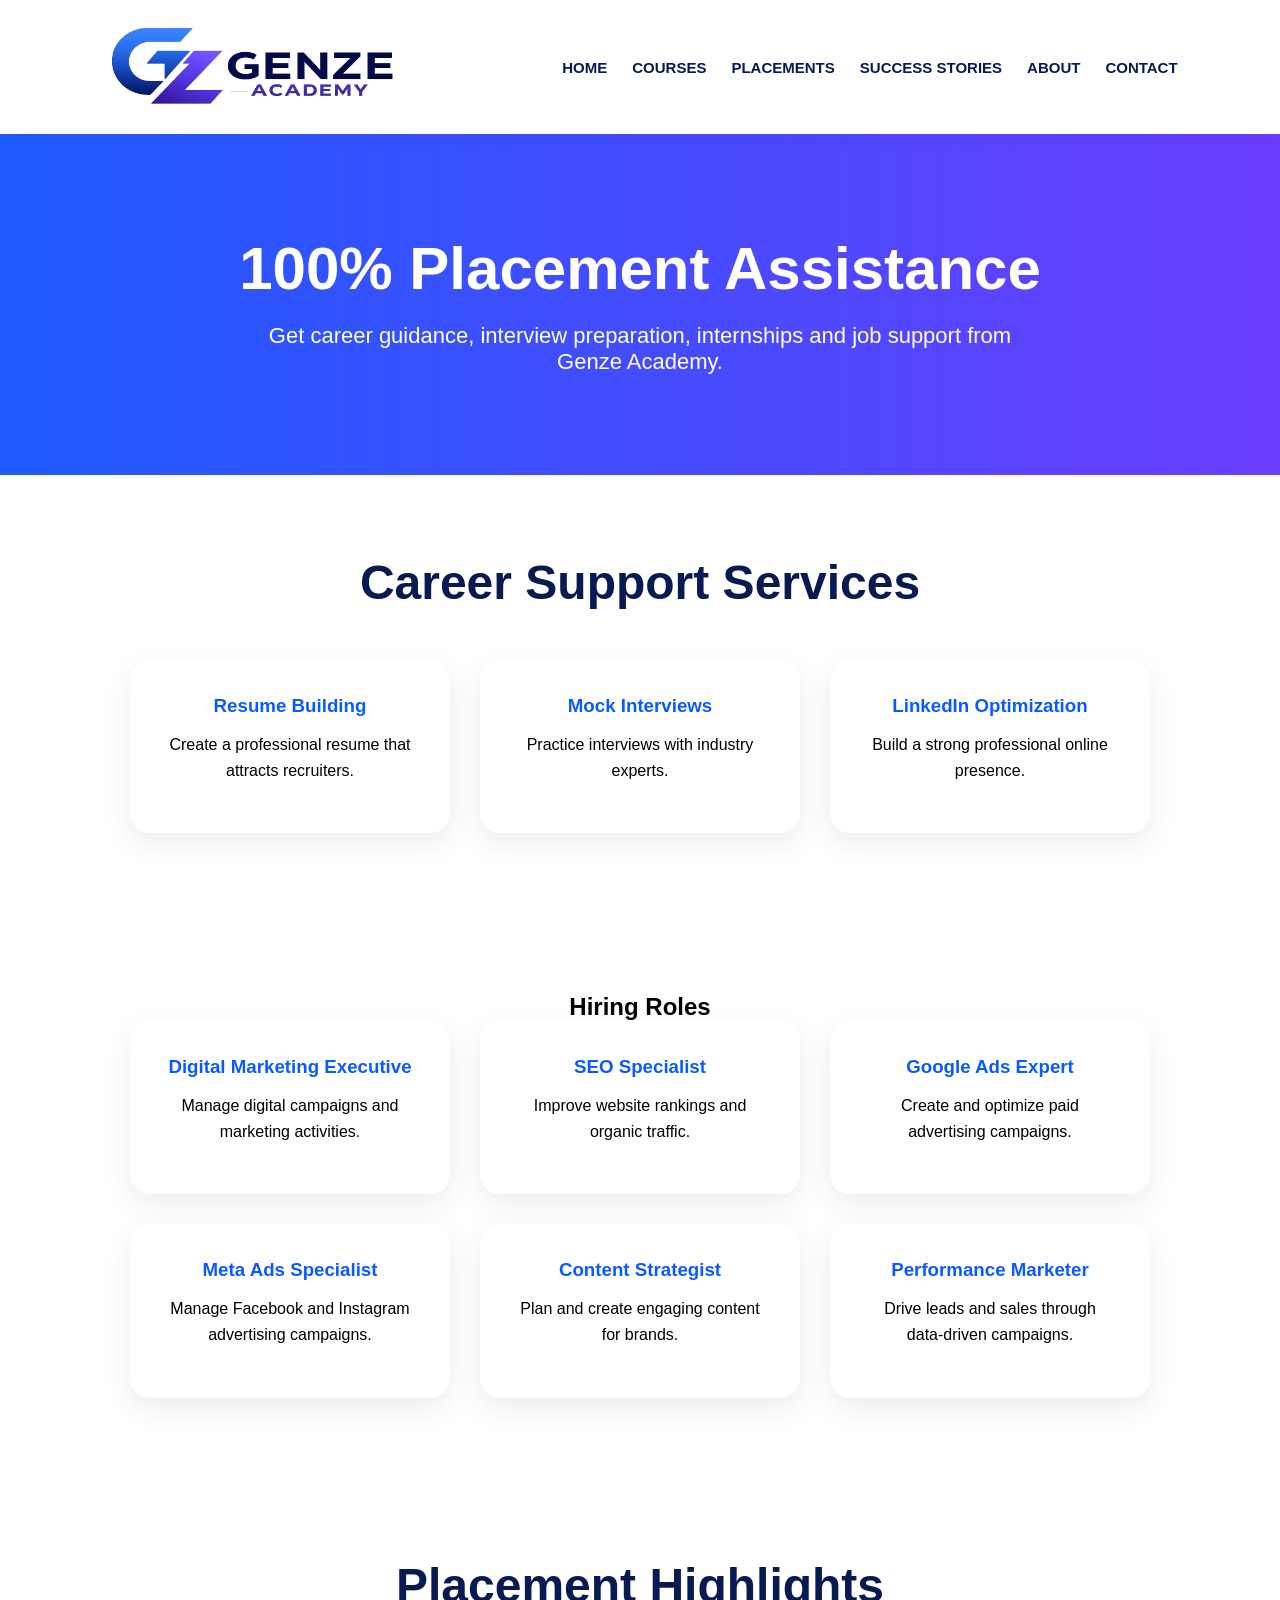
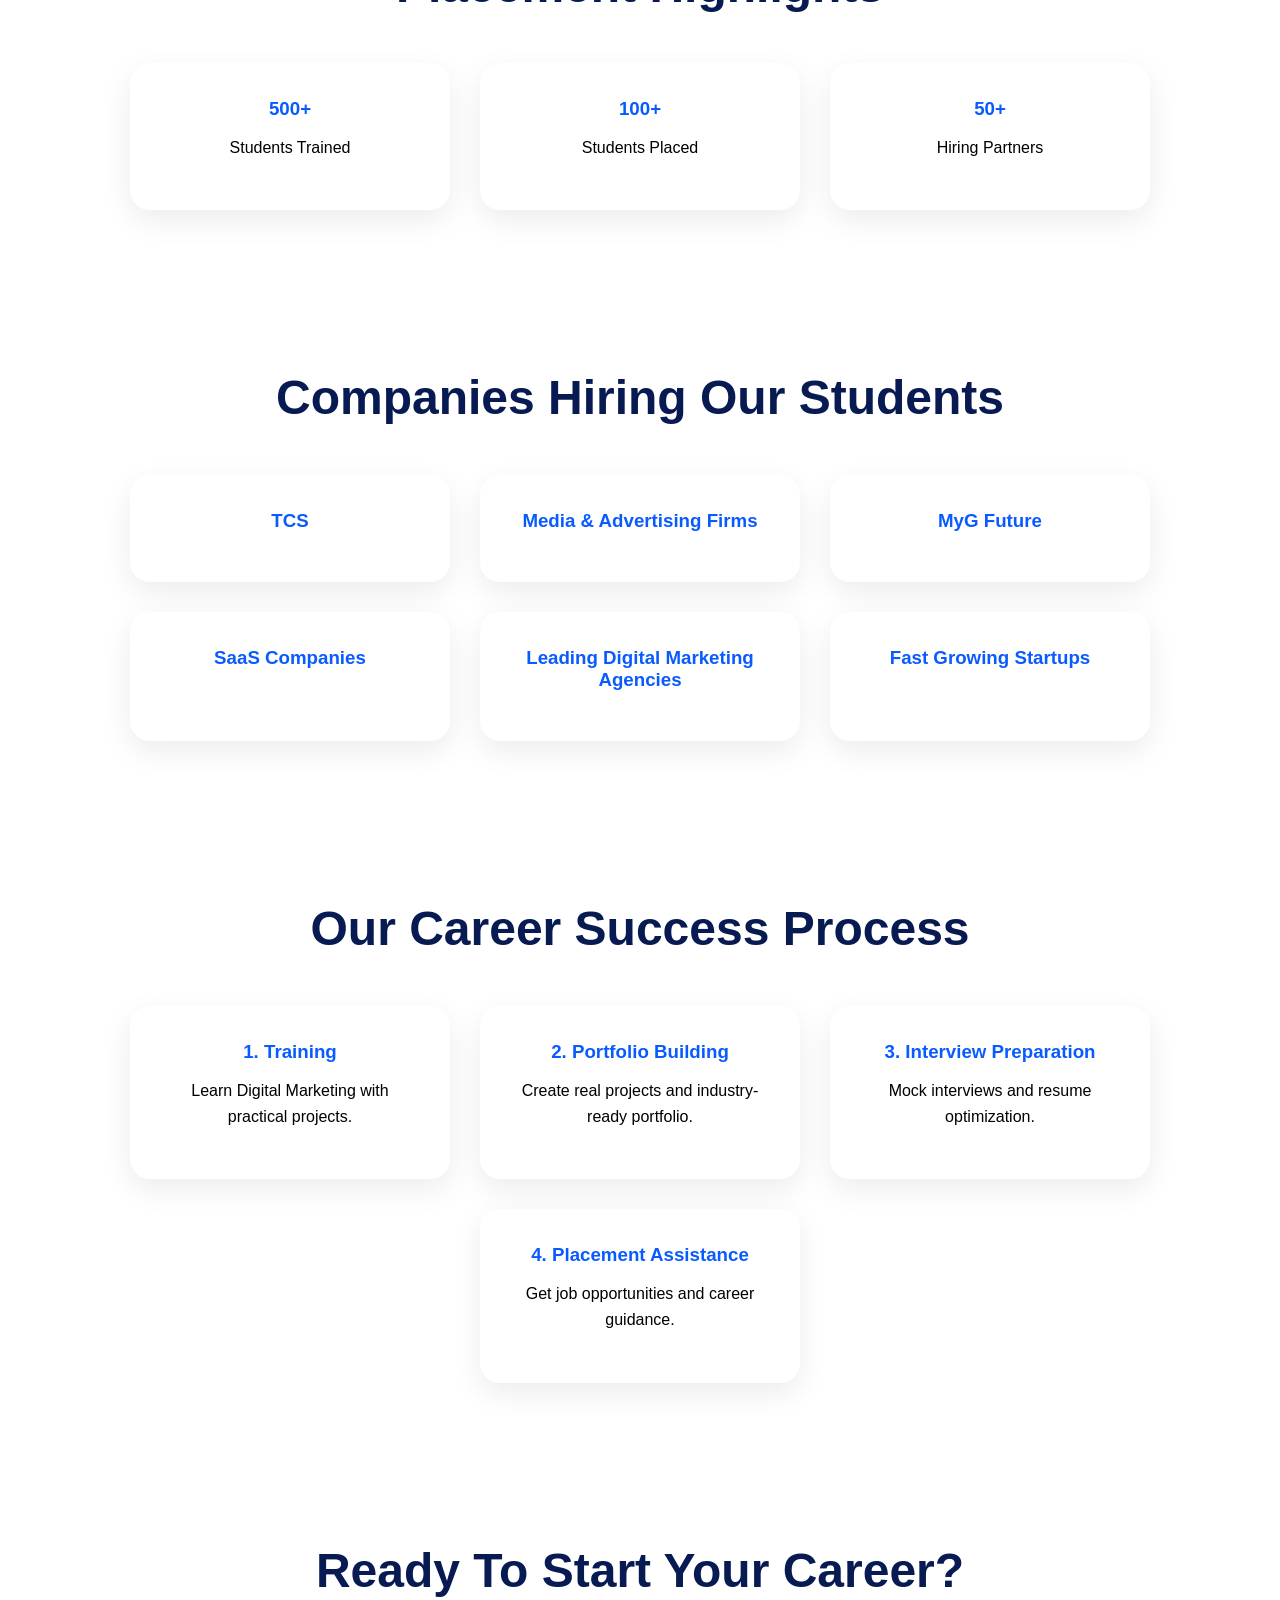
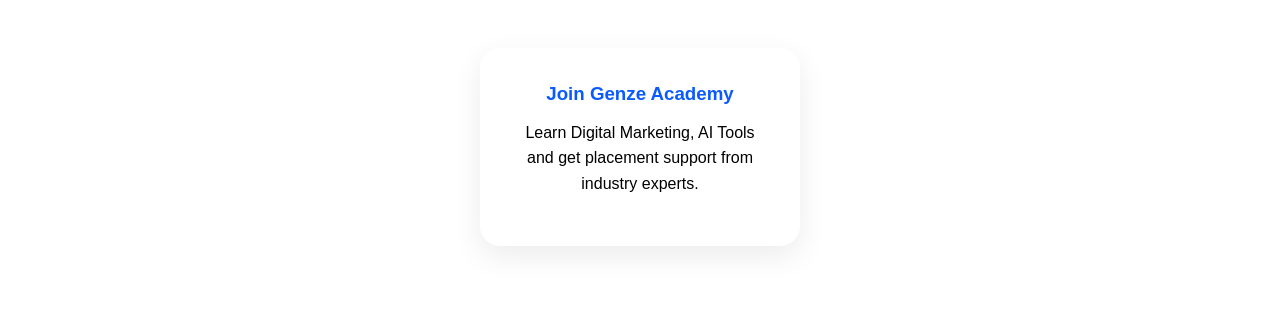
<file: placements.html>
<!DOCTYPE html>
<html>
<head>
    <title>Courses - Genze Academy</title>
    <link rel="stylesheet" href="style.css">
</head>

<body>

<header>

<div class="logo">
    <img src="images/logo.png" alt="Genze Academy">
</div>

<nav>
<a href="index.html">HOME</a>
<a href="courses.html">COURSES</a>
<a href="placements.html">PLACEMENTS</a>
<a href="success.html">SUCCESS STORIES</a>
<a href="about.html">ABOUT</a>
<a href="contact.html">CONTACT</a>
</nav>
</header>

<section class="course-hero">

<h1>100% Placement Assistance</h1>

<p>
Get career guidance, interview preparation, internships and job support from Genze Academy.
</p>
</section>

<section class="courses">

<h2>Career Support Services</h2>

<div class="course-container">
<div class="course-card">
<h3>Resume Building</h3>
<p>Create a professional resume that attracts recruiters.</p>
</div>

<div class="course-card">
<h3>Mock Interviews</h3>
<p>Practice interviews with industry experts.</p>
</div>

<div class="course-card">
<h3>LinkedIn Optimization</h3>
<p>Build a strong professional online presence.</p>
</div>

</div>



</section>

<section class="course-syllabus">

<h2>Hiring Roles</h2>

<div class="course-container">

<div class="course-card">
<h3>Digital Marketing Executive</h3>
<p>Manage digital campaigns and marketing activities.</p>
</div>

<div class="course-card">
<h3>SEO Specialist</h3>
<p>Improve website rankings and organic traffic.</p>
</div>

<div class="course-card">
<h3>Google Ads Expert</h3>
<p>Create and optimize paid advertising campaigns.</p>
</div>

<div class="course-card">
<h3>Meta Ads Specialist</h3>
<p>Manage Facebook and Instagram advertising campaigns.</p>
</div>

<div class="course-card">
<h3>Content Strategist</h3>
<p>Plan and create engaging content for brands.</p>
</div>

<div class="course-card">
<h3>Performance Marketer</h3>
<p>Drive leads and sales through data-driven campaigns.</p>
</div>

</div>


</section>

<section class="benefits-section">

<h2>Placement Highlights</h2>

<div class="course-container">

<div class="course-card">
<h3>500+</h3>
<p>Students Trained</p>
</div>

<div class="course-card">
<h3>100+</h3>
<p>Students Placed</p>
</div>

<div class="course-card">
<h3>50+</h3>
<p>Hiring Partners</p>
</div>

</div>

</section>

<section class="benefits-section">

<h2>Companies Hiring Our Students</h2>

<div class="course-container">

<div class="course-card">
<h3>TCS</h3>
</div>

<div class="course-card">
<h3>Media & Advertising Firms</h3>
</div>

<div class="course-card">
<h3>MyG Future</h3>
</div>

<div class="course-card">
<h3> SaaS Companies</h3>
</div>

<div class="course-card">
<h3>Leading Digital Marketing Agencies</h3>
</div>

<div class="course-card">
<h3>Fast Growing Startups</h3>
</div>

</div>

</section>

<section class="benefits-section">

<h2>Our Career Success Process</h2>

<div class="course-container">

<div class="course-card">
<h3>1. Training</h3>
<p>Learn Digital Marketing with practical projects.</p>
</div>

<div class="course-card">
<h3>2. Portfolio Building</h3>
<p>Create real projects and industry-ready portfolio.</p>
</div>

<div class="course-card">
<h3>3. Interview Preparation</h3>
<p>Mock interviews and resume optimization.</p>
</div>

<div class="course-card">
<h3>4. Placement Assistance</h3>
<p>Get job opportunities and career guidance.</p>
</div>

</div>

</section>

<section class="benefits-section">

<h2>Ready To Start Your Career?</h2>

<div class="course-container">

<div class="course-card">
<h3>Join Genze Academy</h3>
<p>Learn Digital Marketing, AI Tools and get placement support from industry experts.</p>
</div>

</div>

</section>


</body>
</html>
</file>
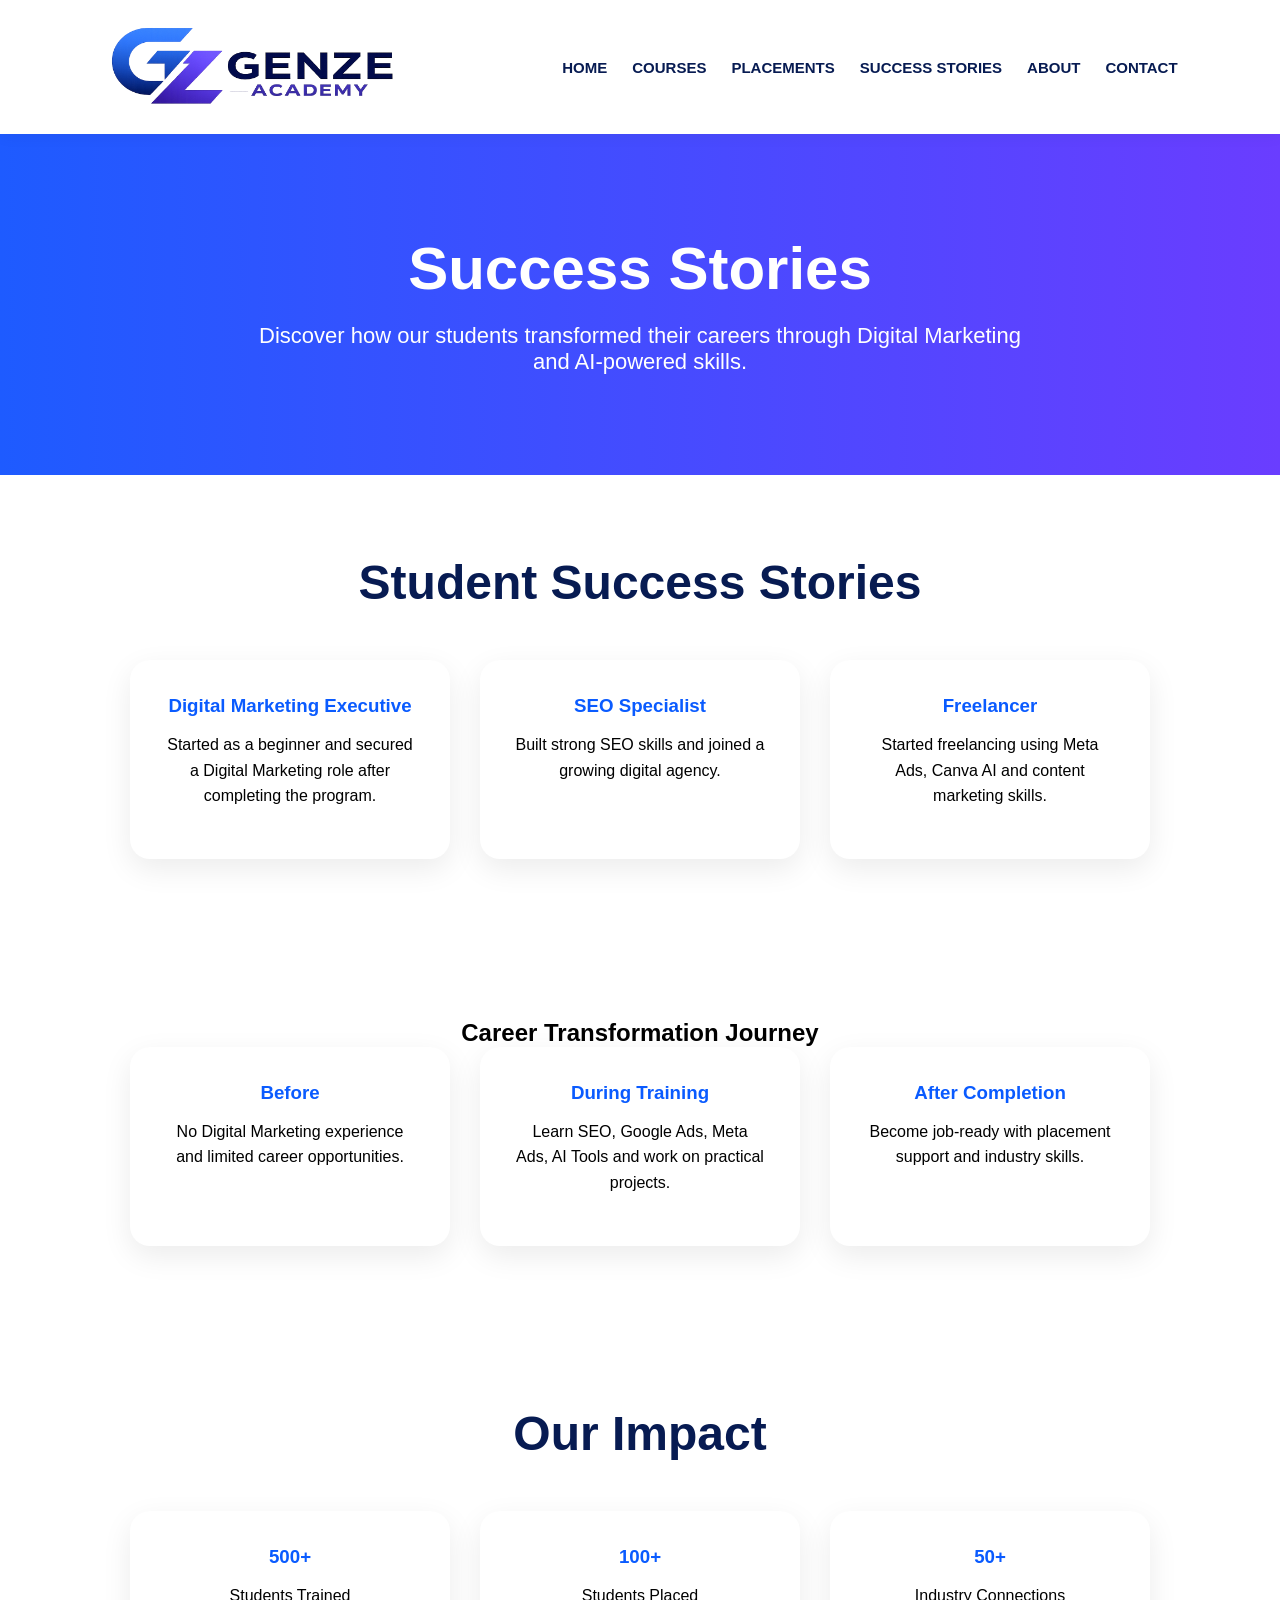
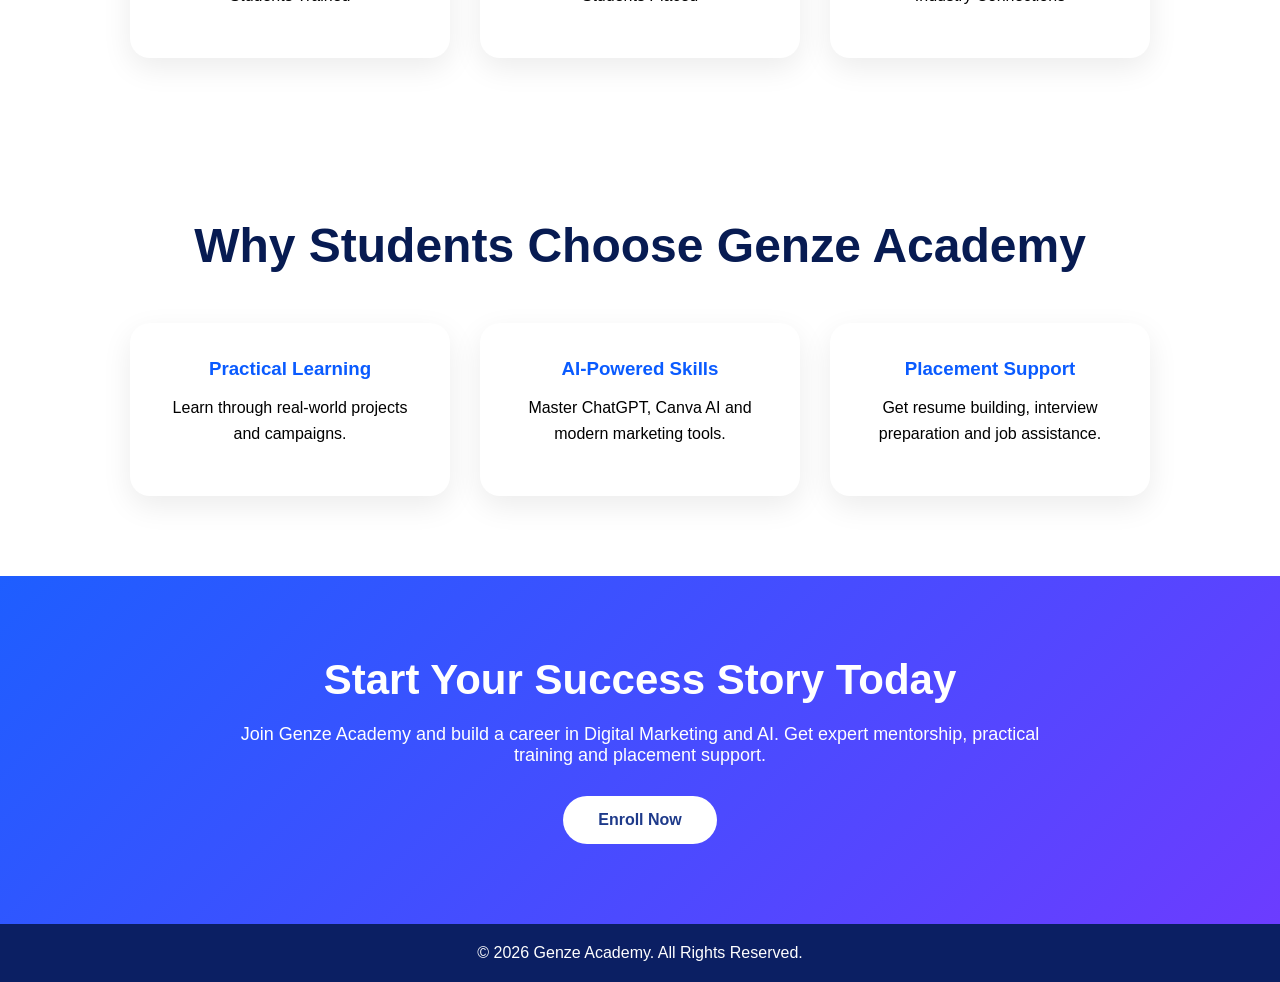
<file: success.html>
<!DOCTYPE html>
<html>

<head>
    <title>Success Stories - Genze Academy</title>
    <link rel="stylesheet" href="style.css">
</head>

<body>

<header>

    <div class="logo">
        <img src="images/logo.png" alt="Genze Academy">
    </div>

    <nav>
    <a href="index.html">HOME</a>
    <a href="courses.html">COURSES</a>
    <a href="placements.html">PLACEMENTS</a>
    <a href="success.html">SUCCESS STORIES</a>
    <a href="about.html">ABOUT</a>
    <a href="contact.html">CONTACT</a>
</nav>
</header>

<section class="course-hero">

    <h1>Success Stories</h1>

    <p>
        Discover how our students transformed their careers through Digital Marketing and AI-powered skills.
    </p>

</section>

<section class="benefits-section">

<h2>Student Success Stories</h2>

<div class="course-container">

<div class="course-card">
<h3>Digital Marketing Executive</h3>
<p>Started as a beginner and secured a Digital Marketing role after completing the program.</p>
</div>

<div class="course-card">
<h3>SEO Specialist</h3>
<p>Built strong SEO skills and joined a growing digital agency.</p>
</div>

<div class="course-card">
<h3>Freelancer</h3>
<p>Started freelancing using Meta Ads, Canva AI and content marketing skills.</p>
</div>

</div>

</section>

<section class="course-syllabus">

<h2>Career Transformation Journey</h2>

<div class="course-container">

<div class="course-card">
<h3>Before</h3>
<p>No Digital Marketing experience and limited career opportunities.</p>
</div>

<div class="course-card">
<h3>During Training</h3>
<p>Learn SEO, Google Ads, Meta Ads, AI Tools and work on practical projects.</p>
</div>

<div class="course-card">
<h3>After Completion</h3>
<p>Become job-ready with placement support and industry skills.</p>
</div>

</div>

</section>

<section class="benefits-section">

<h2>Our Impact</h2>

<div class="course-container">

<div class="course-card">
<h3>500+</h3>
<p>Students Trained</p>
</div>

<div class="course-card">
<h3>100+</h3>
<p>Students Placed</p>
</div>

<div class="course-card">
<h3>50+</h3>
<p>Industry Connections</p>
</div>

</div>

</section>

<section class="benefits-section">

<h2>Why Students Choose Genze Academy</h2>

<div class="course-container">

<div class="course-card">
<h3>Practical Learning</h3>
<p>Learn through real-world projects and campaigns.</p>
</div>

<div class="course-card">
<h3>AI-Powered Skills</h3>
<p>Master ChatGPT, Canva AI and modern marketing tools.</p>
</div>

<div class="course-card">
<h3>Placement Support</h3>
<p>Get resume building, interview preparation and job assistance.</p>
</div>

</div>

</section>

<section class="cta-section">

<h2>Start Your Success Story Today</h2>

<p>
Join Genze Academy and build a career in Digital Marketing and AI.
Get expert mentorship, practical training and placement support.
</p>

<a href="contact.html" class="btn">
Enroll Now
</a>
	
</section>

<footer>

<p>© 2026 Genze Academy. All Rights Reserved.</p>

</footer>

</body>

</html>
</file>
<file: style.css>
html{
    scroll-behavior:smooth;
}

*{
margin:0;
padding:0;
box-sizing:border-box;
font-family:'Poppins',sans-serif;
}

body{
background:#ffffff;
overflow-x:hidden;
}

/* HEADER */

header{
display:flex;
justify-content:space-between;
align-items:center;
padding:15px 8%;
background:white;
position:sticky;
top:0;
z-index:1000;
box-shadow:0 2px 15px rgba(0,0,0,0.05);
}

.logo img{
height:100px;
}

.header-buttons{
display:flex;
gap:10px;
}

.btn-demo,
.btn-admission{
text-decoration:none;
padding:12px 20px;
border-radius:8px;
font-weight:600;
color:white;
}

.btn-demo{
background:#0A5BFF;
}

.btn-admission{
background:#6D3CFF;
}

nav{
display:flex;
gap:25px;
}

nav a{
text-decoration:none;
color:#071B52;
font-weight:600;
font-size:15px;
}

/* HERO SECTION */

.hero{
min-height:90vh;
display:flex;
justify-content:space-between;
align-items:center;
padding:80px 8%;
background:
linear-gradient(
rgba(10,91,255,0.55),
rgba(109,60,255,0.55)
),
url("images/hero-bg.jpg");

background-size: cover;
background-position: center;
background-repeat: no-repeat;}

.hero-content{
width:55%;
}

.hero-content h1{
font-size:65px;
line-height:1.1;
font-weight:800;
color:white;
margin-bottom:20px;
}

.hero-content p{
font-size:22px;
color:white;
line-height:1.6;
}

.hero-buttons{
margin-top:30px;
}

.apply-btn,
.brochure-btn{
display:inline-block;
padding:15px 30px;
border-radius:8px;
text-decoration:none;
font-weight:600;
margin-right:10px;
}

.apply-btn{
background:white;
color:#0A5BFF;
}

.brochure-btn{
background:#071B52;
color:white;
}

.hero-features{
margin-top:30px;
display:flex;
flex-wrap:wrap;
gap:20px;
color:white;
font-weight:500;
}

.hero-image img{
width:550px;
max-width:100%;
}

/* STATS */

.stats{
display:flex;
justify-content:space-around;
padding:70px 8%;
background:#F8FAFF;
}

.stat-box{
text-align:center;
}

.stat-box h2{
font-size:42px;
color:#0A5BFF;
}

.stat-box p{
margin-top:10px;
font-size:18px;
}

/* WHY GENZE */

.why-genze{
padding:80px 8%;
}

.why-genze h2{
text-align:center;
font-size:42px;
color:#071B52;
margin-bottom:50px;
}

.features{
display:grid;
grid-template-columns:repeat(2,1fr);
gap:25px;
}

.feature-card{
padding:30px;
border-radius:20px;
background:white;
box-shadow:0 10px 30px rgba(0,0,0,0.08);
}

.feature-card h3{
color:#0A5BFF;
margin-bottom:15px;
}

.feature-card p{
line-height:1.6;
}

/* MOBILE */

@media(max-width:768px){

header{
flex-direction:column;
gap:15px;
}

nav{
flex-wrap:wrap;
justify-content:center;
}

.hero{
flex-direction:column;
text-align:center;
}

.hero-content{
width:100%;
}

.hero-content h1{
font-size:40px;
}

.hero-content p{
font-size:18px;
}

.hero-image{
margin-top:40px;
}

.stats{
flex-direction:column;
gap:30px;
}

.features{
grid-template-columns:1fr;
}

}


.courses{
padding:80px 8%;
background:white;
text-align:center;
}

.courses h2{
font-size:48px;
color:#071B52;
margin-bottom:50px;
}

.course-container{
display:flex;
justify-content:center;
gap:10px;
flex-wrap:nowrap;
width:100%;
margin:auto;
}

.course-card{
width:180px;
padding:20px;
background:white;
border-radius:20px;
box-shadow:0 10px 30px rgba(0,0,0,0.08);
transition:0.3s;
}
.course-card:hover{
transform:translateY(-10px);
}

.course-card h3{
color:#0A5BFF;
margin-bottom:15px;
}

.course-card p{
margin-bottom:15px;
line-height:1.6;
}

.course-card a{
display:inline-block;
padding:12px 20px;
background:linear-gradient(135deg,#0A5BFF,#6D3CFF);
color:white;
text-decoration:none;
border-radius:8px;
}

/* COURSES SECTION */

.courses{
padding:80px 8%;
background:white;
text-align:center;
}

.courses h2{
font-size:48px;
color:#071B52;
margin-bottom:50px;
}

.benefits-section h2{
    font-size:48px;
    color:#071B52;
    margin-bottom:50px;
    text-align:center;
}

.course-container{
display:flex;
gap:30px;
justify-content:center;
flex-wrap:wrap;
}

.course-card{
width:320px;
padding:35px;
background:white;
border-radius:20px;
box-shadow:0 10px 30px rgba(0,0,0,0.08);
transition:0.3s;
}

.course-card:hover{
transform:translateY(-10px);
}

.course-card h3{
color:#0A5BFF;
margin-bottom:15px;
}

.course-card p{
margin-bottom:15px;
line-height:1.6;
}

.course-card a{
display:inline-block;
padding:12px 20px;
background:linear-gradient(135deg,#0A5BFF,#6D3CFF);
color:white;
text-decoration:none;
border-radius:8px;
}




.ai-tools{
    padding:80px 8%;
    background:
linear-gradient(
rgba(0,20,80,0.85),
rgba(0,20,80,0.85)
),
url("images/ai-tools-bg.jpg");

background-size:cover;
background-position:center;
background-repeat:no-repeat;
    text-align:center;
}

.ai-tools h2{
    color:white;
    font-size:48px;
    margin-bottom:50px;
}

.tools-container{
    display:flex;
    flex-wrap:wrap;
    justify-content:center;
    gap:20px;
}

.tool-card{
    background:white;
    padding:25px;
    width:180px;
    border-radius:15px;
    font-weight:600;
    font-size:18px;
    transition:0.3s;
}

.tool-card:hover{
    transform:translateY(-8px);
}

.tool-card{
    text-align:center;
}

.tool-card img{
    width:60px;
    height:60px;
    object-fit:contain;
    display:block;
    margin:0 auto 10px;
}

.tool-card p{
    margin:0;
    font-weight:600;
    font-size:18px;
}


.placement{
    padding:80px 8%;
    background:#f8faff;
    text-align:center;
}

.placement h2{
    font-size:48px;
    color:#071B52;
    margin-bottom:50px;
}

.placement-container{
    display:flex;
    justify-content:center;
    gap:20px;
    flex-wrap:wrap;
}

.placement-card{
    width:280px;
    padding:25px;
    background:white;
    border-radius:20px;
    box-shadow:0 10px 25px rgba(0,0,0,0.08);
}

.placement-card h3{
    color:#0A5BFF;
    margin-bottom:15px;
}

.placement-btn{
    display:inline-block;
    margin-top:40px;
    padding:15px 30px;
    background:linear-gradient(135deg,#0A5BFF,#6D3CFF);
    color:white;
    text-decoration:none;
    border-radius:10px;
    font-weight:600;
}

/* SUCCESS STORIES */

.success-stories{
padding:80px 8%;
position:relative;
overflow:hidden;

background:
linear-gradient(
rgba(7,27,82,0.92),
rgba(7,27,82,0.92)
),
url("images/success-bg.jpg");

background-size:cover;
background-position:center;
background-repeat:no-repeat;

text-align:center;
}
.success-stories h2{
font-size:48px;
color:white;
margin-bottom:50px;
}

.story-container{
    display:flex;
    flex-direction:row;
    justify-content:center;
    align-items:stretch;
    gap:25px;
    flex-wrap:nowrap;
    position:relative;
    z-index:2;
}
.story-card{
    width:30%;
    min-width:250px;
    padding:30px;
    background:rgba(255,255,255,0.95);
    border-radius:20px;
    box-shadow:0 10px 25px rgba(0,0,0,0.15);
}

.story-card h3{
color:#FFD700;
margin-bottom:15px;
}

/* EXPERT TEAM */

.expert-team{
padding:80px 8%;
background:white;
text-align:center;
}

.expert-team h2{
font-size:48px;
color:#071B52;
margin-bottom:50px;
}

.team-container{
display:flex;
justify-content:center;
gap:30px;
flex-wrap:wrap;
}

.team-card{
width:280px;
background:white;
border-radius:20px;
overflow:hidden;
box-shadow:0 10px 25px rgba(0,0,0,0.08);
transition:0.3s;
}

.team-card:hover{
transform:translateY(-10px);
}

.team-card img{
    width:100%;
    height:380px;
    object-fit:cover;
}

.team-card h3{
margin-top:20px;
color:#0A5BFF;
}

.team-card p{
padding:15px;
}


.contact-section{
padding:80px 8%;
background:#071B52;
text-align:center;
}

.contact-section h2{
font-size:48px;
color:white;
margin-bottom:40px;
}

.contact-form{
max-width:600px;
margin:auto;
display:flex;
flex-direction:column;
gap:20px;
}

.contact-form input,
.contact-form textarea{
padding:15px;
border:none;
border-radius:10px;
font-size:16px;
font-family:Poppins,sans-serif;
}

.contact-form textarea{
height:120px;
resize:none;
}

.contact-form button{
padding:15px;
background:linear-gradient(135deg,#0A5BFF,#6D3CFF);
color:white;
border:none;
border-radius:10px;
font-size:18px;
font-weight:600;
cursor:pointer;
}


.footer{
background:#000c3d;
color:white;
padding:60px 8% 20px;
}

.footer-container{
display:flex;
justify-content:space-between;
flex-wrap:wrap;
gap:30px;
}

.footer-box{
width:220px;
}

.footer-box h3{
margin-bottom:20px;
color:#6D3CFF;
}

.footer-box p{
margin-bottom:10px;
}

.footer-bottom{
text-align:center;
margin-top:40px;
padding-top:20px;
border-top:1px solid rgba(255,255,255,0.2);
}

.stat-box img{
    width:100px;
    height:100px;
    object-fit:contain;
    margin-bottom:15px;
}

.whatsapp-btn{
    position:fixed;
    bottom:20px;
    right:20px;
    background:#25D366;
    color:white;
    padding:15px 20px;
    border-radius:50px;
    text-decoration:none;
    font-weight:bold;
    z-index:999;
}

.about-section{
    padding:80px 8%;
    background:white;
    text-align:center;
}

.about-section h2{
    font-size:48px;
    color:#071B52;
    margin-bottom:30px;
}

.about-section p{
    max-width:900px;
    margin:20px auto;
    font-size:18px;
    line-height:1.8;
    color:#333;
}

.about-container{
    display:flex;
    justify-content:center;
    gap:30px;
    flex-wrap:wrap;
}

.about-card{
    width:280px;
    background:white;
    padding:30px;
    border-radius:20px;
    box-shadow:0 10px 30px rgba(0,0,0,0.08);
    transition:0.3s;
}

.about-card:hover{
    transform:translateY(-10px);
}

.about-card h3{
    color:#0A5BFF;
    margin-bottom:15px;
}

.about-card p{
    color:#555;
    line-height:1.6;
}

.about-card p{
    color:#555;
    line-height:1.6;
}

/* CONTACT SECTION */

.contact-section{
    padding:80px 8%;
    background:#f8faff;
    text-align:center;
}

.contact-section h2{
    font-size:48px;
    color:#071B52;
    margin-bottom:40px;
}

.contact-form{
    max-width:600px;
    margin:auto;
    display:flex;
    flex-direction:column;
    gap:20px;
}

.contact-form input,
.contact-form textarea{
    padding:15px;
    border:1px solid #ddd;
    border-radius:10px;
    font-size:16px;
}

.contact-form textarea{
    height:150px;
}

.contact-form button{
    background:linear-gradient(90deg,#0A5BFF,#7A3FFF);
    color:white;
    border:none;
    padding:15px;
    border-radius:10px;
    font-size:18px;
    cursor:pointer;
}

.contact-subtitle{
    max-width:700px;
    margin:0 auto 40px;
    color:#666;
    font-size:18px;
    line-height:1.6;
}

.course-hero{
    background:linear-gradient(90deg,#1E5BFF,#6A3DFF);
    color:white;
    text-align:center;
    padding:100px 8%;
}

.course-hero h1{
    font-size:60px;
    margin-bottom:20px;
    color:white;
}

.course-hero p{
    font-size:22px;
    max-width:800px;
    margin:auto;
    color:white;
}

.benefits-section{
    padding:80px 8%;
    background:white;
    text-align:center;
}

.benefits-section h2{
    font-size:48px;
    color:#071B52;
    margin-bottom:50px;
}

.ai-tools{
    padding:80px 2%;
    background:#071B52;
    text-align:center;
}

.ai-tools h2{
    color:white;
    font-size:48px;
    margin-bottom:50px;
}

.tools-container{
    display:flex;
    flex-wrap:wrap;
    justify-content:center;
    gap:25px;
}

.tool-card{
    background:white;
    width:180px;
    padding:25px;
    border-radius:15px;
    transition:0.3s;
}

.tool-card:hover{
    transform:translateY(-10px);
}

.tool-card img{
    width:80px;
    height:80px;
    object-fit:contain;
    margin-bottom:15px;
}

.tool-card p{
    font-weight:600;
    color:#071B52;
}

.course-syllabus{
    padding:80px 8%;
    text-align:center;
}

/* CTA Section */

.cta-section {
    background: linear-gradient(135deg, #1e5eff, #6c3cff);
    color: white;
    text-align: center;
    padding: 80px 20px;
}

.cta-section h2 {
    font-size: 42px;
    margin-bottom: 20px;
}

.cta-section p {
    font-size: 18px;
    max-width: 800px;
    margin: 0 auto 30px;
}

.btn {
    display: inline-block;
    background: white;
    color: #1e3a8a;
    text-decoration: none;
    padding: 15px 35px;
    border-radius: 50px;
    font-weight: bold;
    transition: 0.3s;
}

.btn:hover {
    transform: translateY(-3px);
}

/* Footer */

footer {
    background: #0b1f63;
    color: white;
    text-align: center;
    padding: 20px;
}
</file>
